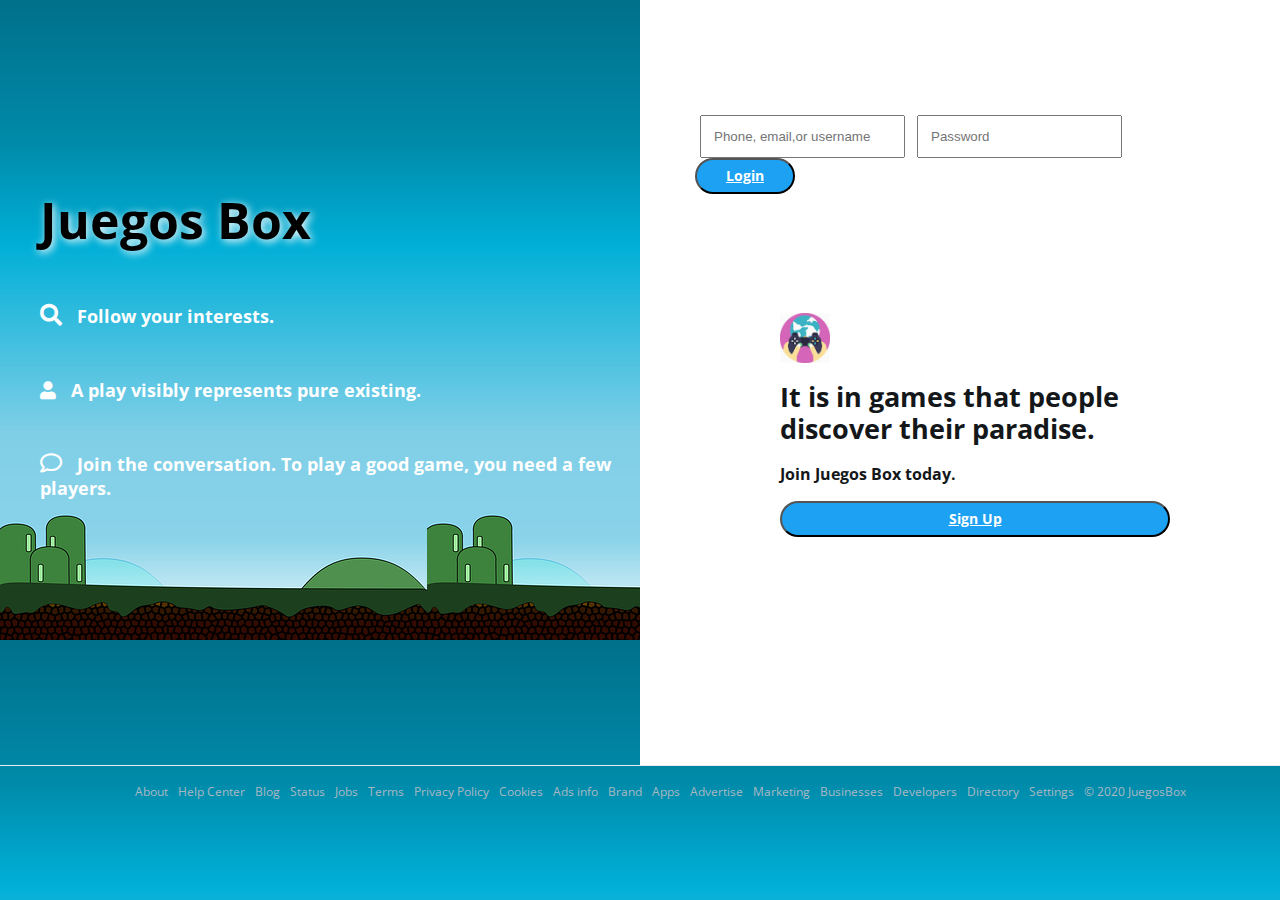
<file: index.html>
<html >
    <head>
        <meta  charset="UTF-8">
        <meta http-equiv="X-UA-Compatible" content="ie=edge">
        <meta name="viewport" content="width=device-width, initial-scale=1.0">
        <title>JuegosBox</title>
        <link rel="stylesheet" href="app.css">
        <link rel="stylesheet" href="https://fonts.googleapis.com/css?family=Open+Sans:400,700">
        <link rel="stylesheet" href="https://use.fontawesome.com/releases/v5.0.7/css/all.css">
        <link rel="shortcut icon" href="icon1.jpg" type="image/x-icon">

    </head>
    <style>
        .fixed-nav {
        overflow: hidden;
        position: fixed;
        top: 0;
        width: 100%;
        z-index: 1;
        background-color: #1da1f2;
        }
  
        .padding-top-form {
          padding-top: 1rem;
        }
        .modal ,.modal2{
    display: none;
    position: fixed;
    z-index: 1;
    left: 0;
    top: 0;
    width: 100%;
    height: 100%;
    overflow: auto;
    background-color: rgb(0,0,0);
    background-color: rgba(0,0,0,0.4);
    -webkit-animation-name: fadeIn;
    -webkit-animation-duration: 0.4s;
    animation-name: fadeIn;
    animation-duration: 0.4s
  }
  
  .modal-content ,.modal-content2{
    position: fixed;
    bottom: 0;
    background-color: #fefefe;
    width: 100%;
    
    -webkit-animation-name: slideIn;
    -webkit-animation-duration: 0.4s;
    animation-name: slideIn;
    animation-duration: 0.4s
    
  }
  
  .close,.close2 {
    color: white;
    float: right;
    font-size: 28px;
    font-weight: bold;
  }
  
  .close:hover,
  .close:focus,.close2:hover,
  .close2:focus {
    color: #000;
    text-decoration: none;
    cursor: pointer;
  }
  
  .modal-header,.modal-header2 {
    padding: 2px 16px;
    background-color:#1da1f2;
    color: white;
    
  }
  
  .modal-body,.modal-body2 {
    
    padding: 2px 16px;}
  
  @-webkit-keyframes slideIn {
    from {bottom: -300px; opacity: 0}
    to {bottom: 0; opacity: 1}
  }
  
  @keyframes slideIn {
    from {bottom: -300px; opacity: 0}
    to {bottom: 0; opacity: 1}
  }
  
  @-webkit-keyframes fadeIn {
    from {opacity: 0}
    to {opacity: 1}
  }
  
  @keyframes fadeIn {
    from {opacity: 0}
    to {opacity: 1}
  }
      </style>
    <body >
       <div class="container">
           <div class="left-box">
               
                <ul>
                    <h1 style="margin-top: -5%;color:black;text-shadow: 2px 2px 8px #fff;font-size:50px">  Juegos Box</h1>
                    <li>
               
                        <i class="fas fa-search icon"></i>
                        Follow your interests. 
                    </li>
                    <li>
                        <i class="fas fa-user"></i>&nbsp;&nbsp;
                        A play visibly represents pure existing.
                    </li>
                    <li>
                        <i class="far fa-comment icon"></i>
                        Join the conversation. To play a good game, you need a few players.
                    </li>
                </ul>
           </div>
           <div class="right-box">
               
                <div class="card">
                    <form style="margin-top: -100px;" >
                        <input type="text" placeholder="Phone, email,or username" style="padding: 12px;">&nbsp;&nbsp;
                        <input type="password" placeholder="Password" style="padding: 12px;">&nbsp;&nbsp;
                        <!-- <input type="button" id="bt"
                         value="Log in" > -->
                         <button type="button" name="button" class="col s12  btn primary block" id="myBtn" style="width: 100;margin-left: -5;" >
                            <a style="color:white" href="index1.html" data-target="xyz" >Login</a></button>
                         <!-- <button class="btn primary block"  style="width: 100;margin-left: -5;" onclick="document.getElementById('id01').style.display='block'">Log In</button> -->
                         
                    </form>
                    <br><br><br><br><br>
                    
                    <div class="head" >
                        
                        <!-- <i class="fab fa-twitter logo-icon" style="margin-left: 5rem;"></i> -->
                        <img src="icon1.jpg" width="50" style="margin-left: 5rem;">
                        
                    </div>
                    <h1 style="margin-left: 5rem;">It is in games that people <br/>discover their paradise.</h1>
                    <p style="margin-left: 5rem;">Join Juegos Box today.</p>
                    
                    <!-- <button class="btn primary block">Sign Up</button> -->
                    
                        
                          
                            <button type="button" name="button" class="col s12  btn primary block" id="myBtn2" >
                        <a style="color:white" href="#" data-target="organList">Sign Up</a></button>
                     
                    
                        
                </div>
           </div>
           <div class="bottom-box">
                <ul>
                    <li>
                        <a href="#">About</a>
                    </li>
                    <li>
                        <a href="#">Help Center</a>
                    </li>
                    <li>
                        <a href="#">Blog</a>
                    </li>
                    <li>
                        <a href="#">Status</a>
                    </li>
                    <li>
                        <a href="#">Jobs</a>
                    </li>
                    <li>
                        <a href="#">Terms</a>
                    </li>
                    <li>
                        <a href="#">Privacy Policy</a>
                    </li>
                    <li>
                        <a href="#">Cookies</a>
                    </li>
                    <li>
                        <a href="#">Ads info</a>
                    </li>
                    <li>
                        <a href="#">Brand</a>
                    </li>
                    <li>
                        <a href="#">Apps</a>
                    </li>
                    <li>
                        <a href="#">Advertise</a>
                    </li>
                    <li>
                        <a href="#">Marketing</a>
                    </li>
                    <li>
                        <a href="#">Businesses</a>
                    </li>
                    <li>
                        <a href="#">Developers</a>
                    </li>
                    <li>
                        <a href="#">Directory</a>
                    </li>
                    <li>
                        <a href="#">Settings</a>
                    </li>
                    <li>
                        <a href="#">&copy; 2020 JuegosBox</a>
                    </li>
                </ul>
           </div>
       </div> 
       
       <div id="myModal" class="modal">

        <div class="modal-content">
          <div class="modal-header">
            <span class="close">&times;</span>
            <h3 align="center">LOGIN</h3>
          </div>
          <div class="modal-body" style="padding-bottom: 40px;" >
            <form style="width: 300px;margin: 0 auto; " action="index1.html" method="get">
                <table>
                 
                 <tr>
                  <td style="font-size: 20px;">Email :</td> <td><input type="text" name="email" placeholder="enter username/email"></td><br>
                 </tr>
                 
                 <tr>
                  <td style="font-size: 20px;">Password :</td> <td><input type="password" name="pwd" placeholder="enter password"></td><br>
                 </tr>
                 
                  <td><input type="submit" value="Submit" style="margin-left: 90%;"> </td>
                 </tr>
                </table>
               </form>
      
          </div>
      
        </div>
      
      </div>
      <div id="myModal2" class="modal2">

        <div class="modal-content2">
          <div class="modal-header2">
            <span class="close2">&times;</span>
            <h3 align="center">SIGN UP</h3>
          </div>
          <div class="modal-body2" style="padding-bottom: 40px;">
            <form style="width: 500px; margin: 0 auto;">
                <table>
                 <tr>
                  <td style="font-size: 20px;">Name :</td> <td><input type="text" name="name" placeholder="enter name" value="enter name"></td><br>
                 </tr>
                 <tr>
                  <td style="font-size: 20px;">Email :</td> <td><input type="text" name="email" placeholder="enter email" value="enter email"></td><br>
                 </tr>
                 <tr>
                  <td style="font-size: 20px;">Password :</td> <td><input type="password" name="pwd" placeholder="enter password"></td><br>
                 </tr>
                 <tr>
                  <td style="font-size: 20px;">Confirm Password :</td> <td><input type="password" name="cpwd" placeholder="re-enter password"><br>
                 </tr>
                 
                 <tr>
                     
                  <td><input type="submit" value="Submit" style="margin-left: 90%;"></td>
                 </tr>
                </table>
               </form>
      
          </div>
      
        </div>
      
      </div>
      
      </script>
          <script>
      var modal = document.getElementById("myModal");
      
      var btn = document.getElementById("myBtn");
      
      var span = document.getElementsByClassName("close")[0];
      btn.onclick = function() {
        modal.style.display = "block";
      }
      
      span.onclick = function() {
        modal.style.display = "none";
      }
      
      window.onclick = function(event) {
        if (event.target == modal) {
          modal.style.display = "none";
        }
      }
      </script>
      <script>
        var modal2 = document.getElementById("myModal2");
        
        var btn2 = document.getElementById("myBtn2");
        
        var span2 = document.getElementsByClassName("close2")[0];
        
        btn2.onclick = function() {
        modal2.style.display = "block";
        }
        
        span2.onclick = function() {
        modal2.style.display = "none";
        }
        
        window.onclick = function(event) {
        if (event.target == modal2) {
        modal2.style.display = "none";
        }
        }
        </script>
    </body>
</html>
</file>
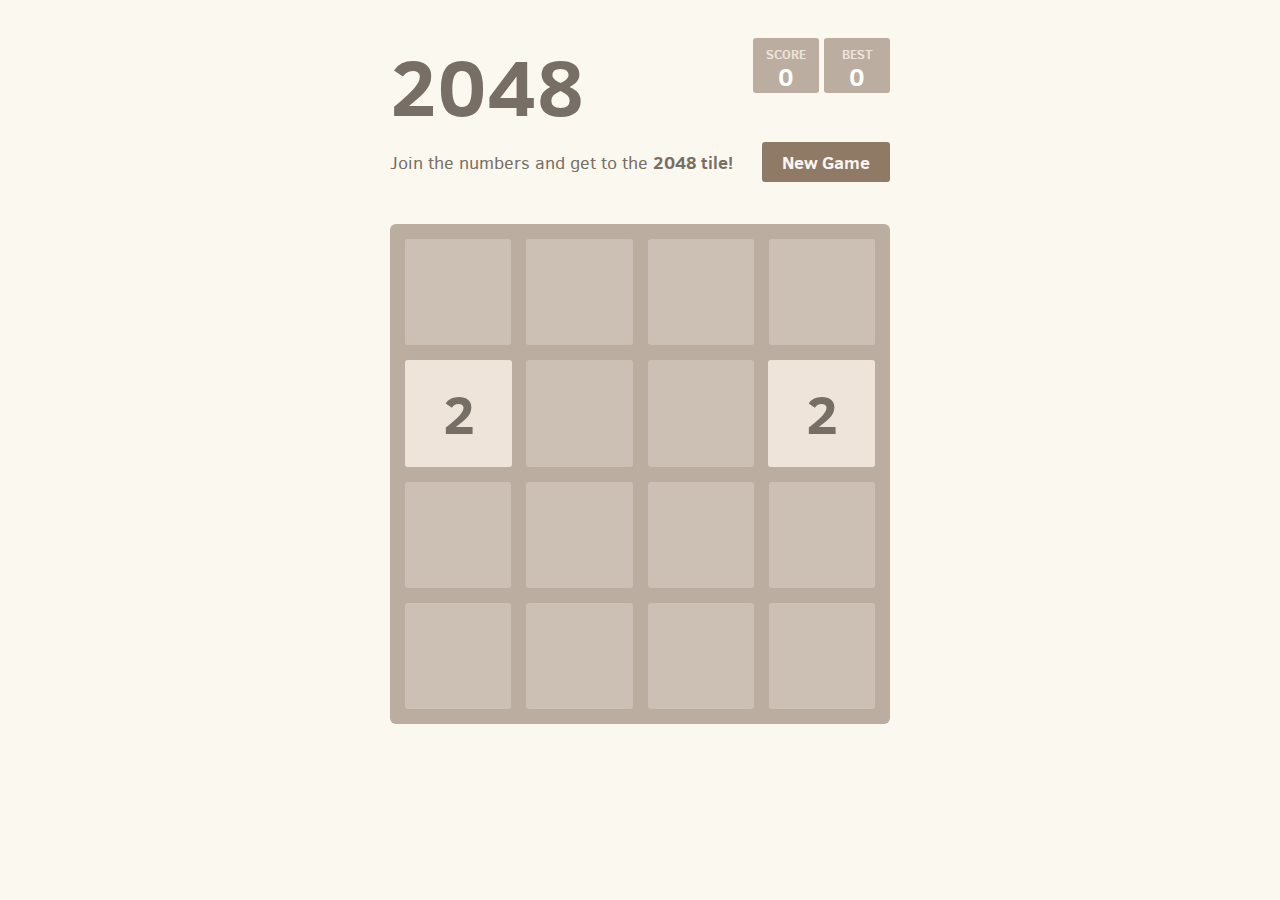
<file: 2048/index.html>
<!DOCTYPE html>
<html>
<head>
  <meta charset="utf-8">
  <title>2048</title>

  <link href="style/main.css" rel="stylesheet" type="text/css">
  <link rel="shortcut icon" href="favicon.ico">
  <link rel="apple-touch-icon" href="meta/apple-touch-icon.png">
  <link rel="apple-touch-startup-image" href="meta/apple-touch-startup-image-640x1096.png" media="(device-width: 320px) and (device-height: 568px) and (-webkit-device-pixel-ratio: 2)"> <!-- iPhone 5+ -->
  <link rel="apple-touch-startup-image" href="meta/apple-touch-startup-image-640x920.png"  media="(device-width: 320px) and (device-height: 480px) and (-webkit-device-pixel-ratio: 2)"> <!-- iPhone, retina -->
  <meta name="apple-mobile-web-app-capable" content="yes">
  <meta name="apple-mobile-web-app-status-bar-style" content="black">

  <meta name="HandheldFriendly" content="True">
  <meta name="MobileOptimized" content="320">
  <meta name="viewport" content="width=device-width, target-densitydpi=160dpi, initial-scale=1.0, maximum-scale=1, user-scalable=no, minimal-ui">
</head>
<body>
  <div class="container">
    <div class="heading">
      <h1 class="title">2048</h1>
      <div class="scores-container">
        <div class="score-container">0</div>
        <div class="best-container">0</div>
      </div>
    </div>

    <div class="above-game">
      <p class="game-intro">Join the numbers and get to the <strong>2048 tile!</strong></p>
      <a class="restart-button">New Game</a>
    </div>

    <div class="game-container">
      <div class="game-message">
        <p></p>
        <div class="lower">
	        <a class="keep-playing-button">Keep going</a>
          <a class="retry-button">Try again</a>
        </div>
      </div>

      <div class="grid-container">
        <div class="grid-row">
          <div class="grid-cell"></div>
          <div class="grid-cell"></div>
          <div class="grid-cell"></div>
          <div class="grid-cell"></div>
        </div>
        <div class="grid-row">
          <div class="grid-cell"></div>
          <div class="grid-cell"></div>
          <div class="grid-cell"></div>
          <div class="grid-cell"></div>
        </div>
        <div class="grid-row">
          <div class="grid-cell"></div>
          <div class="grid-cell"></div>
          <div class="grid-cell"></div>
          <div class="grid-cell"></div>
        </div>
        <div class="grid-row">
          <div class="grid-cell"></div>
          <div class="grid-cell"></div>
          <div class="grid-cell"></div>
          <div class="grid-cell"></div>
        </div>
      </div>

      <div class="tile-container">

      </div>
    </div>

    
  </div>

  <script src="js/bind_polyfill.js"></script>
  <script src="js/classlist_polyfill.js"></script>
  <script src="js/animframe_polyfill.js"></script>
  <script src="js/keyboard_input_manager.js"></script>
  <script src="js/html_actuator.js"></script>
  <script src="js/grid.js"></script>
  <script src="js/tile.js"></script>
  <script src="js/local_storage_manager.js"></script>
  <script src="js/game_manager.js"></script>
  <script src="js/application.js"></script>
</body>
</html>
</file>
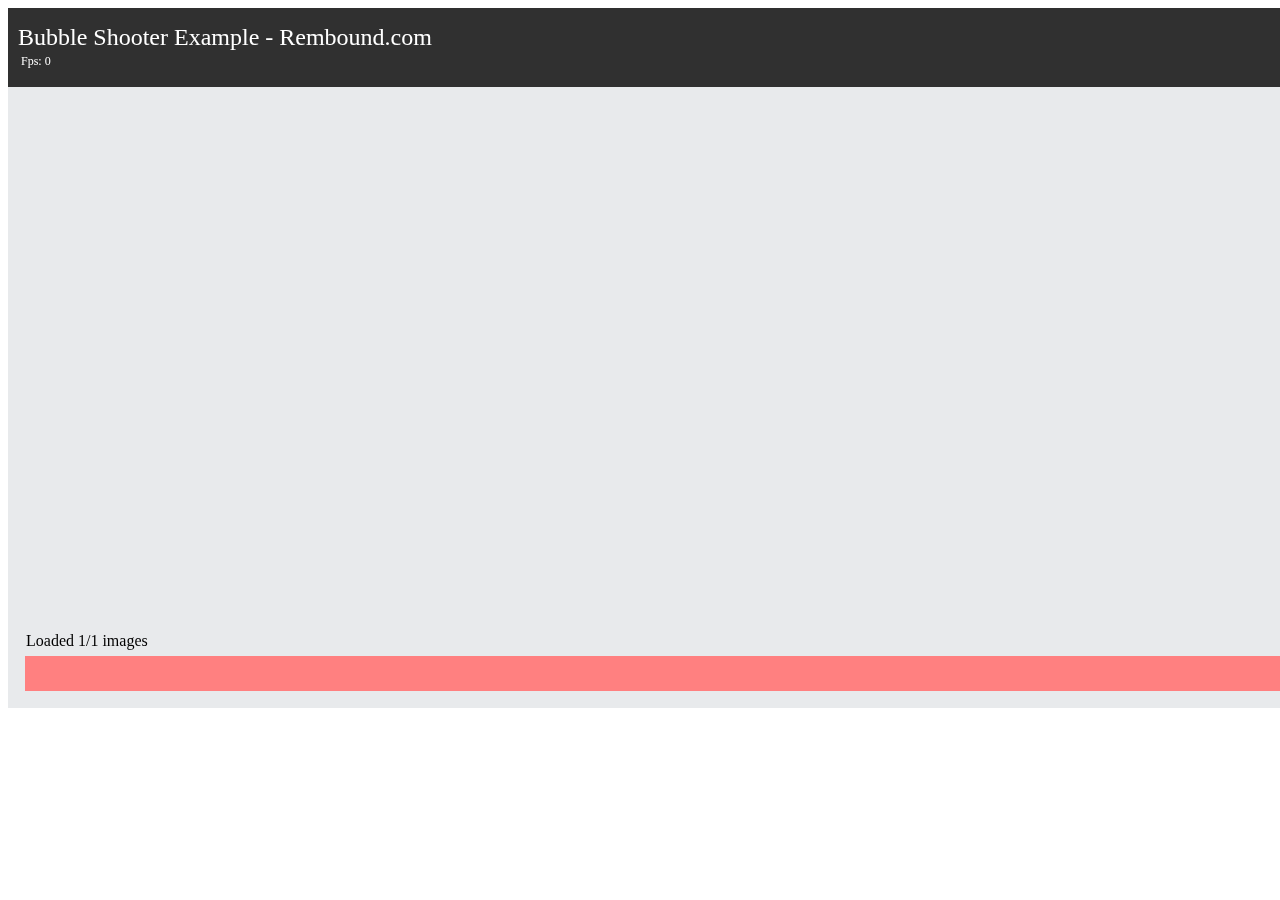
<file: Bubbles/index.html>
<!DOCTYPE html>
<html>
<head>
<meta charset="UTF-8">
<title>Rembound.com Example</title>
<script type='text/javascript' src='bubble-shooter-example.js'></script>
</head>

<body>

<canvas id="viewport" width=1520 height=700></canvas></div>
</body>

</html>
</file>
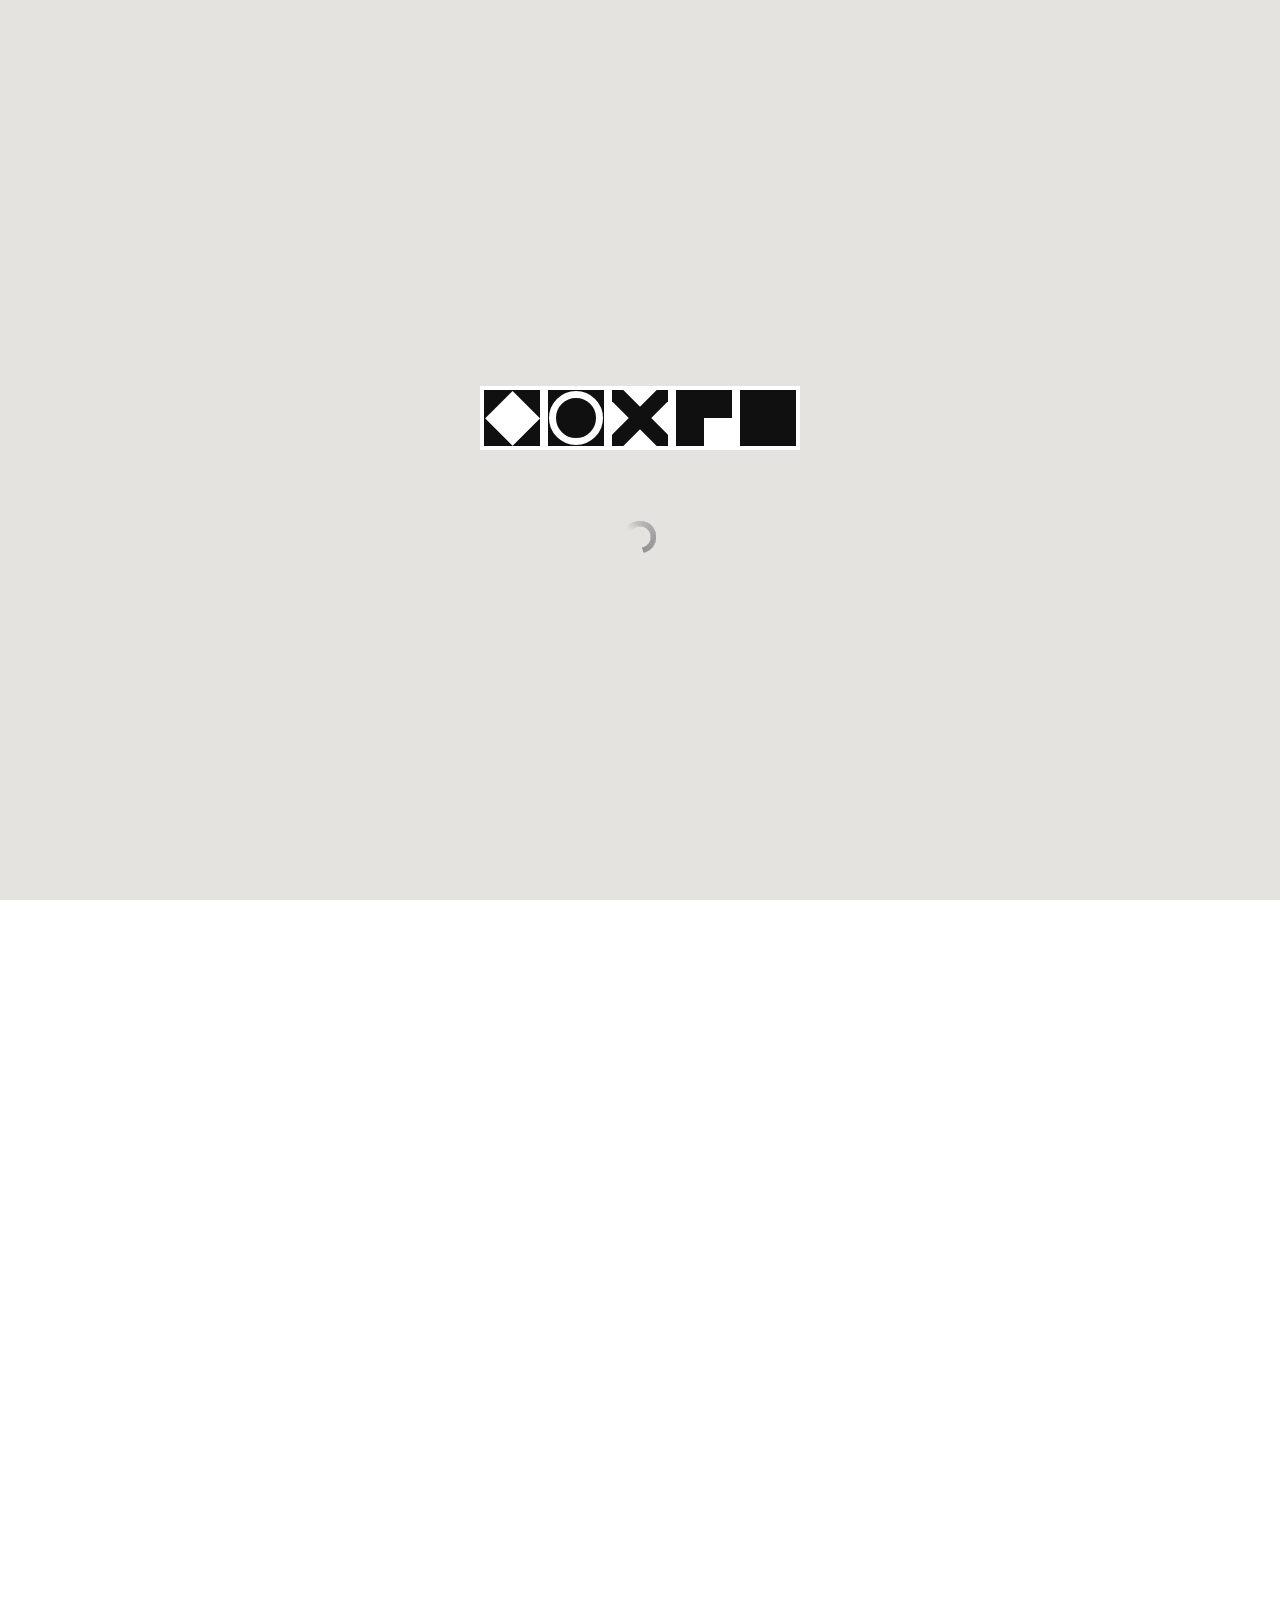
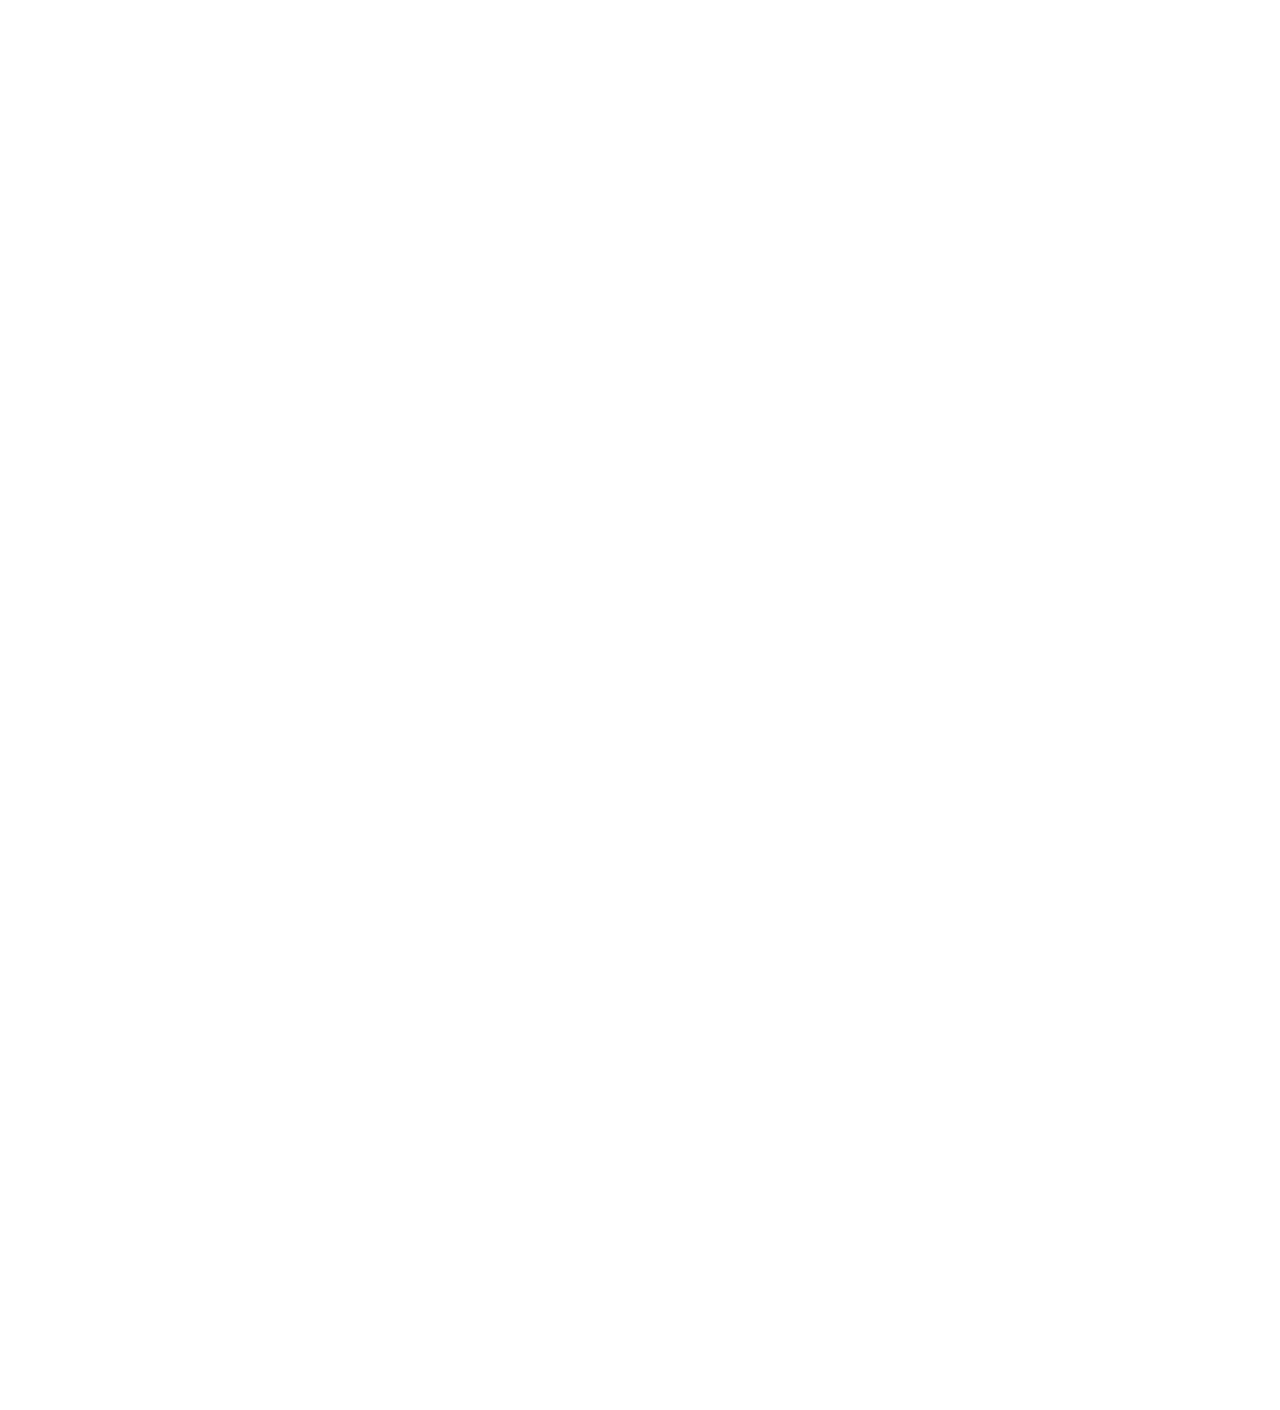
<file: chess/index.html>
<!doctype html>
<html lang="en">
  <head>
    <meta charset="utf-8">
    <meta http-equiv="X-UA-Compatible" content="IE=Edge;chrome=1" >
    <meta name="viewport" content="width=device-width, initial-scale=1.0, user-scalable = no">
    <meta name="apple-mobile-web-app-capable" content="yes">
    <meta name="apple-mobile-web-app-status-bar-style" content="black" />
    <title>Chess</title>
    <link rel="apple-touch-icon" href="img/apple-touch-icon.png">
    <link rel="stylesheet" type="text/css" media="screen" href="css/styles.css">
    <script src="js/prefixfree.min.js"></script>
  </head>
  <body>
    <div id="app" class="loading" data-theme="classic" data-frame="off" data-menu="main">
      <div id="logo">
        <div class="symbol"><div></div><div></div><div></div><div></div><div></div><div></div></div>
        <div class="symbol"><div></div><div></div><div></div><div></div><div></div><div></div></div>
        <div class="symbol"><div></div><div></div><div></div><div></div><div></div><div></div></div>
        <div class="symbol"><div></div><div></div><div></div><div></div><div></div><div></div></div>
        <div class="symbol"><div></div><div></div><div></div><div></div><div></div><div></div></div>
      </div>
      <div id="overlay"></div>
      <div id="menu" class="main">
        <img id ="logoimg" src="img/logo.png" alt="3d chess set" />
        <section id="panes">
          <section id="themes" class="pane">
            <div id="themes-box">
              <div class="set-theme" data-theme="classic"><div class="cube"></div></div>
              <div class="set-theme" data-theme="marble"><div class="cube"></div></div>
              <div class="set-theme" data-theme="flat"><div class="cube"></div></div>
              <div class="set-theme" data-theme="wireframe"><div class="cube"></div></div>
            </div>
            <input type="checkbox" id="frame-switch" onchange="toggleFrame(this)"/>
            <label for="frame-switch" class="btn white switch">Border</label>
            <button type="button" class="btn menu-nav" data-menu="main">Back</button>
          </section>
          <section id="main" class="pane">
            <h1>3D chess</h1>
            <button type="button" class="btn white menu-nav" data-menu="themes">Themes
            <button type="button" id="continue" class="btn">Play
            <button type="button" class="btn white menu-nav" data-menu="about">About
          </section>
          <section id="about" class="pane">
            <h1>About</h1>
           
            <h2>Libraries</h2>
            <p>Lighting effect : <a href="http://photon.attasi.com" target="_blank">Photon</a><br>
              Moves and validation : <a href="#" target="_blank">Chess.js</a></p>
            <button type="button" class="btn menu-nav" data-menu="main">Back</button>
          </section>
        </div>
      <div id="top-bar">
        <button type="button" class="btn icon" data-state="inactive" id="undo"></button>
        <p id="log"></p>
        <button type="button" class="btn icon" id="open-menu"></button>
      </div>
      <div id="container">
        <div id="scene">
          <div id="table">
          <div id="b-jail" class="jail"></div>
          <div id="frame"></div>
        <table id="board">
          <thead>
            <tr>
              <th></th>
              <th><span>a</span></th>
              <th><span>b</span></th>
              <th><span>c</span></th>
              <th><span>d</span></th>
              <th><span>e</span></th>
              <th><span>f</span></th>
              <th><span>g</span></th>
              <th><span>h</span></th>
              <th></th>
            </tr>
          </thead>
          <tbody>
            <tr>
              <th><span>8</span></th>
              <td id="a8" class="square"></td>
              <td id="b8" class="square"></td>
              <td id="c8" class="square"></td>
              <td id="d8" class="square"></td>
              <td id="e8" class="square"></td>
              <td id="f8" class="square"></td>
              <td id="g8" class="square"></td>
              <td id="h8" class="square"></td>
              <th><span>8</span></th>
            </tr>
            <tr>
              <th><span>7</span></th>
              <td id="a7" class="square"></td>
              <td id="b7" class="square"></td>
              <td id="c7" class="square"></td>
              <td id="d7" class="square"></td>
              <td id="e7" class="square"></td>
              <td id="f7" class="square"></td>
              <td id="g7" class="square"></td>
              <td id="h7" class="square"></td>
              <th><span>7</span></th>
            </tr>
            <tr>
              <th><span>6</span></th>
              <td id="a6" class="square"></td>
              <td id="b6" class="square"></td>
              <td id="c6" class="square"></td>
              <td id="d6" class="square"></td>
              <td id="e6" class="square"></td>
              <td id="f6" class="square"></td>
              <td id="g6" class="square"></td>
              <td id="h6" class="square"></td>
              <th><span>6</span></th>
            </tr>
            <tr>
              <th><span>5</span></th>
              <td id="a5" class="square"></td>
              <td id="b5" class="square"></td>
              <td id="c5" class="square"></td>
              <td id="d5" class="square"></td>
              <td id="e5" class="square"></td>
              <td id="f5" class="square"></td>
              <td id="g5" class="square"></td>
              <td id="h5" class="square"></td>
              <th><span>5</span></th>
            </tr>
            <tr>
              <th><span>4</span></th>
              <td id="a4" class="square"></td>
              <td id="b4" class="square"></td>
              <td id="c4" class="square"></td>
              <td id="d4" class="square"></td>
              <td id="e4" class="square"></td>
              <td id="f4" class="square"></td>
              <td id="g4" class="square"></td>
              <td id="h4" class="square"></td>
              <th><span>4</span></th>
            </tr>
            <tr>
              <th><span>3</span></th>
              <td id="a3" class="square"></td>
              <td id="b3" class="square"></td>
              <td id="c3" class="square"></td>
              <td id="d3" class="square"></td>
              <td id="e3" class="square"></td>
              <td id="f3" class="square"></td>
              <td id="g3" class="square"></td>
              <td id="h3" class="square"></td>
              <th><span>3</span></th>
            </tr>
            <tr>
              <th><span>2</span></th>
              <td id="a2" class="square"></td>
              <td id="b2" class="square"></td>
              <td id="c2" class="square"></td>
              <td id="d2" class="square"></td>
              <td id="e2" class="square"></td>
              <td id="f2" class="square"></td>
              <td id="g2" class="square"></td>
              <td id="h2" class="square"></td>
              <th><span>2</span></th>
            </tr>
            <tr>
              <th><span>1</span></th>
              <td id="a1" class="square"></td>
              <td id="b1" class="square"></td>
              <td id="c1" class="square"></td>
              <td id="d1" class="square"></td>
              <td id="e1" class="square"></td>
              <td id="f1" class="square"></td>
              <td id="g1" class="square"></td>
              <td id="h1" class="square"></td>
              <th><span>1</span></th>
            </div>
          </tbody>
          <tfoot>
            <tr>
              <th></th>
              <th><span>a</span></th>
              <th><span>b</span></th>
              <th><span>c</span></th>
              <th><span>d</span></th>
              <th><span>e</span></th>
              <th><span>f</span></th>
              <th><span>g</span></th>
              <th><span>h</span></th>
              <th></th>
            </tr>
          </tfoot>
        </table>
          <div id="w-jail" class="jail"></div>
        </div>
        <div id="pieces">
          <div id="p" class="piece pawn">
            <div class="poly-group">
              <div class="poly small-cube">
                <div class="ft face"></div>
                <div class="bk face"></div>
                <div class="rt face"></div>
                <div class="lt face"></div>
                <div class="tp face"></div>
              </div>
            </div>
          </div>
          <div id="r" class="piece rook">
            <div class="poly-group">
              <div class="poly big-cube">
                <div class="ft face"></div>
                <div class="bk face"></div>
                <div class="rt face"></div>
                <div class="lt face"></div>
                <div class="tp face"></div>
              </div>
            </div>
          </div>
          <div id="n" class="piece knight">
            <div class="poly-group bottom">
              <div class="poly a">
                <div class="bk face"></div>
                <div class="rt face"></div>
                <div class="lt face"></div>
              </div>
              <div class="poly b">
                <div class="ft face"></div>
                <div class="tp face"></div>
              </div>
              <div class="poly c">
                <div class="bk face"></div>
                <div class="rt face"></div>
                <div class="lt face"></div>
              </div>
            </div>
            <div class="poly-group top">
              <div class="poly a">
                <div class="bk face"></div>
                <div class="rt face"></div>
                <div class="lt face"></div>
                <div class="tp face"></div>
              </div>
              <div class="poly b">
                <div class="ft face"></div>
                <div class="tp face"></div>
              </div>
              <div class="poly c">
                <div class="bk face"></div>
                <div class="rt face"></div>
                <div class="lt face"></div>
              </div>
            </div>
          </div>
          <div id="b" class="piece bishop">
            <div class="poly-group rectangle a">
              <div class="poly">
                <div class="rt face"></div>
                <div class="lt face"></div>
                <div class="tp face"></div>
              </div>
            </div>
            <div class="poly-group rectangle b">
              <div class="poly">
                <div class="rt face"></div>
                <div class="lt face"></div>
                <div class="tp face"></div>
              </div>
            </div>
            <div class="poly-group rectangle b prim">
              <div class="poly">
                <div class="rt face"></div>
                <div class="lt face"></div>
                <div class="tp face"></div>
              </div>
            </div>
            <div class="poly-group corners a">
              <div class="poly big-cube">
                <div class="ft face"></div>
                <div class="bk face"></div>
                <div class="rt face"></div>
                <div class="lt face"></div>
              </div>
            </div>
            <div class="poly-group corners b">
              <div class="poly big-cube">
                <div class="ft face"></div>
                <div class="bk face"></div>
                <div class="rt face"></div>
                <div class="lt face"></div>
              </div>
            </div>
          </div>
          <div id="q" class="piece queen">
            <div class="poly-group bottom">
              <div class="poly big-cube">
                <div class="ft face"></div>
                <div class="bk face"></div>
                <div class="rt face"></div>
                <div class="lt face"></div>
                <div class="tp face"></div>
              </div>
            </div>
            <div class="poly-group top">
              <div class="poly">
                <div class="sphere"></div>
              </div>
            </div>
          </div>
          <div id="k" class="piece king">
            <div class="poly-group bottom">
              <div class="poly big-cube">
                <div class="ft face"></div>
                <div class="bk face"></div>
                <div class="rt face"></div>
                <div class="lt face"></div>
                <div class="tp face"></div>
              </div>
            </div>
            <div class="poly-group top">
              <div class="poly small-cube">
                <div class="ft face"></div>
                <div class="bk face"></div>
                <div class="rt face"></div>
                <div class="lt face"></div>
                <div class="tp face"></div>
              </div>
            </div>
          </div>
          </div>
        </div>
        <div id="promotion"></div>
      </div>
    </div>
    <script src="js/scripts.min.js"></script>
  </body>
</html>
</file>
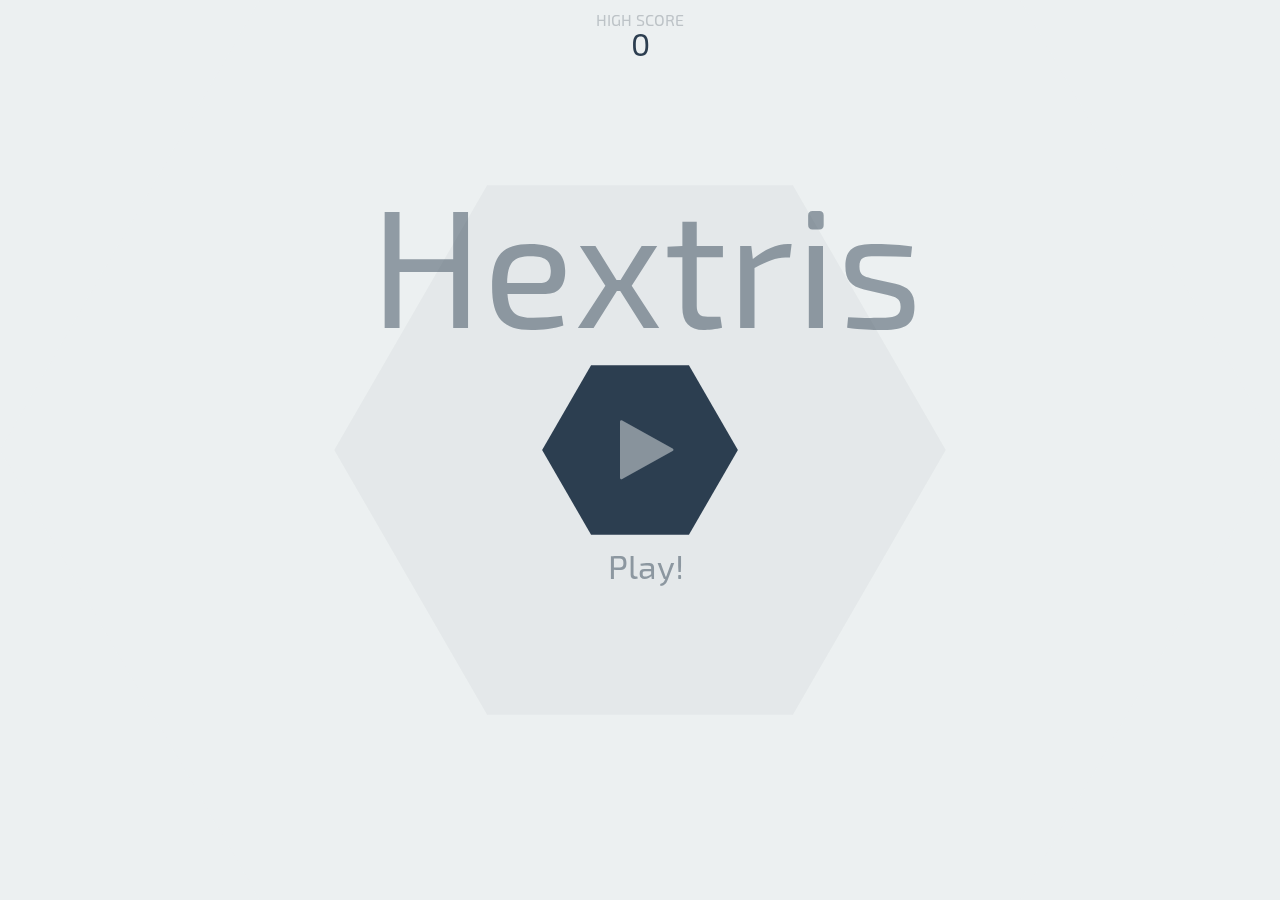
<file: hextris/index.html>
<!DOCTYPE html>
<html lang='en'>
	<head>
		<title>Hextris</title>
		<meta name="viewport" content="width=device-width, initial-scale=1, maximum-scale=1, user-scalable=0, minimal-ui"/>
		<link rel="icon" type="image/png" href="favicon.ico">
		<link href='http://fonts.googleapis.com/css?family=Exo+2' rel='stylesheet' type='text/css'>
		<link rel="stylesheet" href="style/fa/css/font-awesome.min.css">
		<link rel="stylesheet" type="text/css" href="style/style.css">
		<script type='text/javascript' src="vendor/hammer.min.js"></script>
		<script type='text/javascript' src="vendor/js.cookie.js"></script>
		<script type='text/javascript' src="vendor/jsonfn.min.js"></script>
		<script type='text/javascript' src="vendor/keypress.min.js"></script>
		<script type='text/javascript' src="vendor/jquery.js"></script>
		<script type='text/javascript' src="js/save-state.js"></script>
		<script type='text/javascript' src="js/view.js"></script>
		<script type='text/javascript' src="js/wavegen.js"></script>
		<script type='text/javascript' src="js/math.js"></script>
		<script type='text/javascript' src="js/Block.js"></script>
		<script type='text/javascript' src="js/Hex.js"></script>
		<script type='text/javascript' src="js/Text.js"></script>
		<script type='text/javascript' src="js/comboTimer.js"></script>
		<script type='text/javascript' src="js/checking.js"></script>
		<script type='text/javascript' src='js/update.js'></script>
		<script type='text/javascript' src='js/render.js'></script>
		<script type='text/javascript' src="js/input.js"></script>
		<script type='text/javascript' src="js/main.js"></script>
		<script type='text/javascript' src="js/initialization.js"></script>
		<script type='text/javascript' async src="https://hextris.io/scripts/a.js"></script>
		<script src="vendor/sweet-alert.min.js"></script>
		<link rel="stylesheet" href="style/rrssb.css"/>
	</head>
	<body>
		<canvas id="canvas"></canvas>
		<div id="overlay" class="faded overlay"></div>
		<div id='startBtn' ></div>
		<div id="helpScreen" class='unselectable'>
			<div id='inst_main_body'></div>
		</div>
		<div class="faded overlay"></div>
		<img id="pauseBtn" src="./images/btn_pause.svg"/>
		<img id='restartBtn' src="./images/btn_restart.svg"/>
		<div id='HIGHSCORE'>HIGH SCORE</div>
		<script> (function(i,s,o,g,r,a,m){i['GoogleAnalyticsObject']=r;i[r]=i[r]||function(){ (i[r].q=i[r].q||[]).push(arguments)},i[r].l=1*new Date();a=s.createElement(o), m=s.getElementsByTagName(o)[0];a.async=1;a.src=g;m.parentNode.insertBefore(a,m) })(window,document,'script','//www.google-analytics.com/analytics.js','ga'); ga('create', 'UA-51272720-2', 'auto'); ga('send', 'pageview');
		</script>
		<div id='highScoreInGameText'>
			<div id='highScoreInGameTextHeader'>HIGH SCORE</div><div id='currentHighScore'>10292</div>
		</div>
		<div id="gameoverscreen">
			<div id='container'>
				<div id='gameOverBox' class='GOTitle'>GAME OVER</div>
				<div id='cScore'>1843</div>
				<div id='highScoresTitle' class='GOTitle'>HIGH SCORES</div>
				<div class='score'><span class='scoreNum'>1.</span> <div id="1place" style="display:inline;">0</div></div>
				<div class='score'><span class='scoreNum'>2.</span> <div id="2place" style="display:inline;">0</div></div>
				<div class='score'><span class='scoreNum'>3.</span> <div id="3place" style="display:inline;">0</div></div>
			</div>
			<div id='bottomContainer'>
				<img id='restart' src='./images/btn_restart.svg' height='57px'>
				
				<div id='buttonCont'>
					
					<div id='badges'>
					</div>
				</div>
			</div>
		</div>
			
	</body>
</html>
</file>
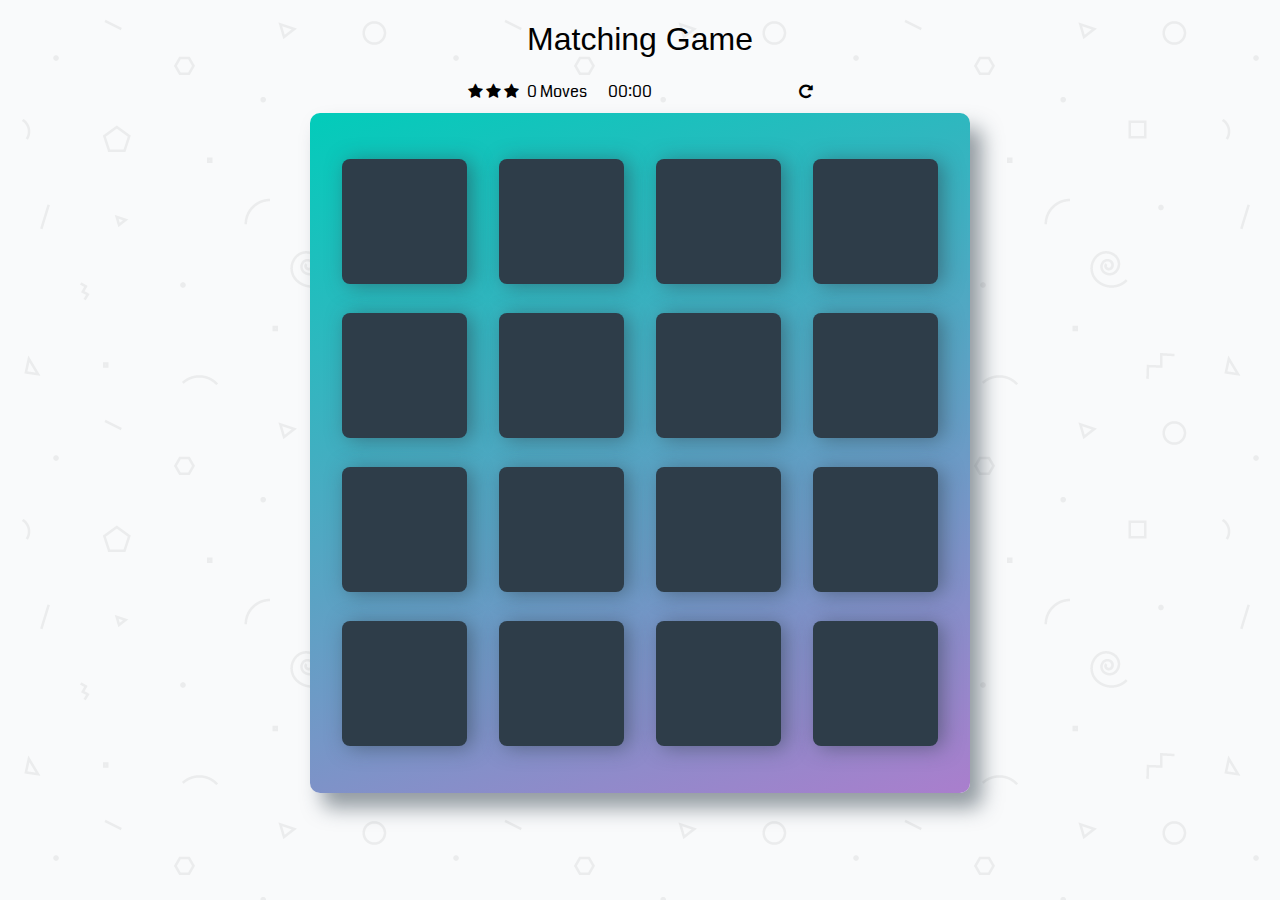
<file: Memory/index.html>
<!doctype html>
<html lang="en">

<head>
  <meta charset="utf-8">
  <title>Matching Game</title>
  <meta name="description" content="">
  <link rel="stylesheet prefetch" href="https://maxcdn.bootstrapcdn.com/font-awesome/4.6.1/css/font-awesome.min.css">
  <link rel="stylesheet prefetch" href="https://fonts.googleapis.com/css?family=Coda">
  <link rel="stylesheet" href="css/app.css">
  <meta name="viewport" content="width=device-width,initial-scale=1">
</head>

<body>

  <div class="container">
    <header>
      <h1>Matching Game</h1>
    </header>

    <section class="score-panel">
      <ul class="stars">
        <li><i class="fa fa-star"></i></li>
        <li><i class="fa fa-star"></i></li>
        <li><i class="fa fa-star"></i></li>
      </ul>

      <span class="moves">0</span> Moves
      <span>&nbsp &nbsp &nbsp
        <span class="Timer">00:00</span>
        <div class="restart" onclick="reset()">
          <i class="fa fa-repeat"></i>
        </div>
    </section>

    <ul class="deck">
      <li class="card">
        <i class="fa fa-diamond"></i>
      </li>
      <li class="card">
        <i class="fa fa-paper-plane-o"></i>
      </li>
      <li class="card">
        <i class="fa fa-anchor"></i>
      </li>
      <li class="card">
        <i class="fa fa-bolt"></i>
      </li>
      <li class="card">
        <i class="fa fa-cube"></i>
      </li>
      <li class="card">
        <i class="fa fa-anchor"></i>
      </li>
      <li class="card">
        <i class="fa fa-leaf"></i>
      </li>
      <li class="card">
        <i class="fa fa-bicycle"></i>
      </li>
      <li class="card">
        <i class="fa fa-diamond"></i>
      </li>
      <li class="card">
        <i class="fa fa-bomb"></i>
      </li>
      <li class="card">
        <i class="fa fa-leaf"></i>
      </li>
      <li class="card">
        <i class="fa fa-bomb"></i>
      </li>
      <li class="card">
        <i class="fa fa-bolt"></i>
      </li>
      <li class="card">
        <i class="fa fa-bicycle"></i>
      </li>
      <li class="card">
        <i class="fa fa-paper-plane-o"></i>
      </li>
      <li class="card">
        <i class="fa fa-cube"></i>
      </li>
    </ul>
  </div>

  <div class="congrats">
    <div class="popup">
      <h2>Congratulations</h2>
      <a class="close" href="#">x</a>
      <div class="message">
        <img src="./img/congobg2.gif" alt="congrats-photo" class="cong">

      </div>
      <div class="message1">
        <p class="text"><b>You completed in</b> <span id="totalMoves"></span><b> moves </b></p>
        <p class="text"><b>Time: </b><span id="totalTime"></span></p>
        <p class="text"><b>Ratting : </b><span id="starRating"></span></p>
      </div>
      <button type="button" name="button" id="PlayAgain" onclick='window.location.reload()'>PlayAgain😊</button>
    </div>
  </div>
  <script src="js/app.js"></script>
</body>

</html>
</file>
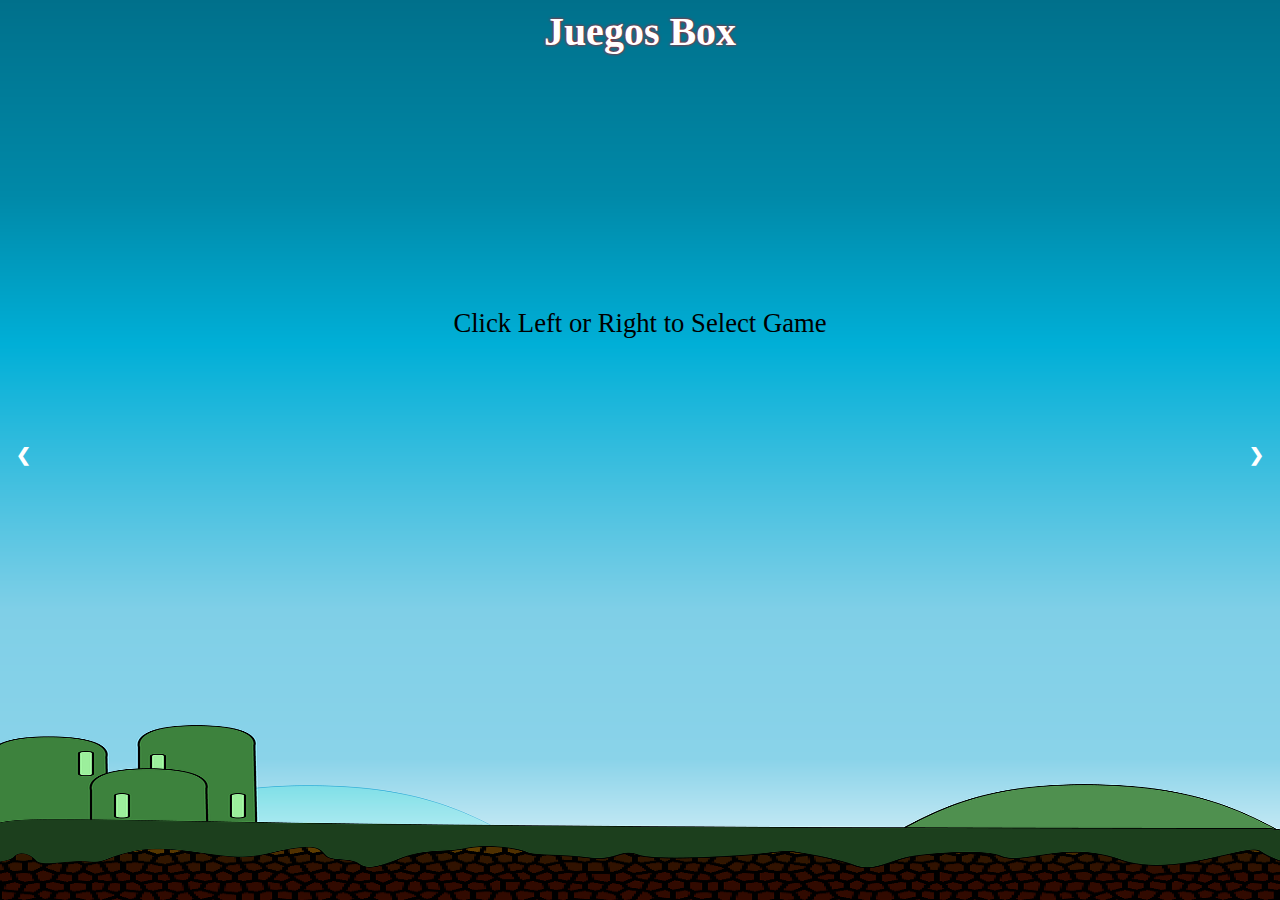
<file: index1.html>
<!DOCTYPE html>
<html lang="en" dir="ltr">
  <head>
    <meta charset="utf-8">
    <link rel="stylesheet" href="app1.css">
    <title>GameGround</title>
  <meta name="description" content="GameGround">
  <meta name="viewport" content="width=device-width,initial-scale=1">
  <link rel="stylesheet" href="https://cdnjs.cloudflare.com/ajax/libs/font-awesome/4.7.0/css/font-awesome.min.css">
  <link rel="manifest" href="manifest.json">
  </head>

<script>
var slideIndex = 1;
showSlides(slideIndex);

// Next/previous controls
function plusSlides(n) {
showSlides(slideIndex += n);
document.querySelector('p').className='p1';
}

// Thumbnail image controls
function currentSlide(n) {
showSlides(slideIndex = n);
}

function showSlides(n) {
var i;
var slides;
slides = document.getElementsByClassName("mySlides");
var dots = document.getElementsByClassName("dot");
if (n > slides.length) {slideIndex = 1}
if (n < 1) {slideIndex = slides.length}
for (i = 0; i < slides.length; i++) {
    slides[i].style.display = "none";
}
for (i = 0; i < dots.length; i++) {
    dots[i].className = dots[i].className.replace(" active", "");
}
slides[slideIndex-1].style.display = "block";
dots[slideIndex-1].className += " active";
}

</script>
  <body>
    <header>
      Juegos Box
    </header>
    <!-- <div class="topdiv">
     <img src="ballbounce.jpg" alt="">
     <img src="memorygame.jpg" alt="">
     <img src="ball2bounce.jpg" alt="">
    </div> -->
    <!-- Full-width images with number and caption text -->
    <p>Click Left or Right to Select Game</p>
    <div class="mySlides c1 fade">

      <img src="./img/typer.jpg" >

      <a style="text-decoration:none;" href="./typer/typer.html" target="_self"> <h1 class="btn" align:center ><i class="fa fa-play"></i> Play Now!</h1></a>

    </div>
    <div class="mySlides c1 fade">

      <img src="./img/arcade.jpg" >

      <a  style="text-decoration:none;" href="./Arcade/index.html" target="_self"><h1 class="btn" align:center ><i class="fa fa-play"></i> Play Now!</h1> </a>

    </div>
    <div class="mySlides c1 fade">

      <img src="./img/2048.jpg" >
      <a  style="text-decoration:none;" href="./2048/index.html" target="_self"><h1 class="btn" align:center ><i class="fa fa-play"></i> Play Now!</h1></a>

    </div>
    <div class="mySlides c1 fade">

      <img src="./img/memory.jpg" >
      <a  style="text-decoration:none;" href="./Memory/index.html" target="_self"><h1 class="btn" align:center ><i class="fa fa-play"></i> Play Now!</h1></a>

    </div>
    <div class="mySlides c1 fade">

      <img src="./img/bubble.jpg" >
      <a  style="text-decoration:none;" href="./Bubbles/index.html" target="_self"><h1 class="btn" align:center ><i class="fa fa-play"></i> Play Now!</h1></a>

    </div>
    <div class="mySlides c1 fade">

      <img src="./img/hextris.jpg" >
      <a  style="text-decoration:none;"href="./hextris/index.html" target="_self"><h1  class="btn" align:center ><i class="fa fa-play"></i> Play Now!</h1></a>
    </div>
    <div class="mySlides c1 fade">

      <img src="./img/chess.jpg" >
      <a  style="text-decoration:none;"href="./chess/index.html" target="_self"><h1 class="btn" align:center ><i class="fa fa-play"></i> Play Now!</h1></a>
    </div>
    <!-- Next and previous buttons -->
    <a class="prev" onclick="plusSlides(-1)">&#10094;</a>
    <a class="next" onclick="plusSlides(1)">&#10095;</a>
  </div>
  <br>

  <!-- The dots/circles -->
  <div style="text-align:center">
    <span class="dot" onclick="currentSlide(1)"></span>
    <span class="dot" onclick="currentSlide(2)"></span>
  <span class="dot" onclick="currentSlide(3)"></span>
  </div>
        </div>

      </div>

    <!-- <div class="bottomdiv">
      <button class="button" type="button" name="button" >Play</button>
    </div> -->
  </body>
</html>
</file>
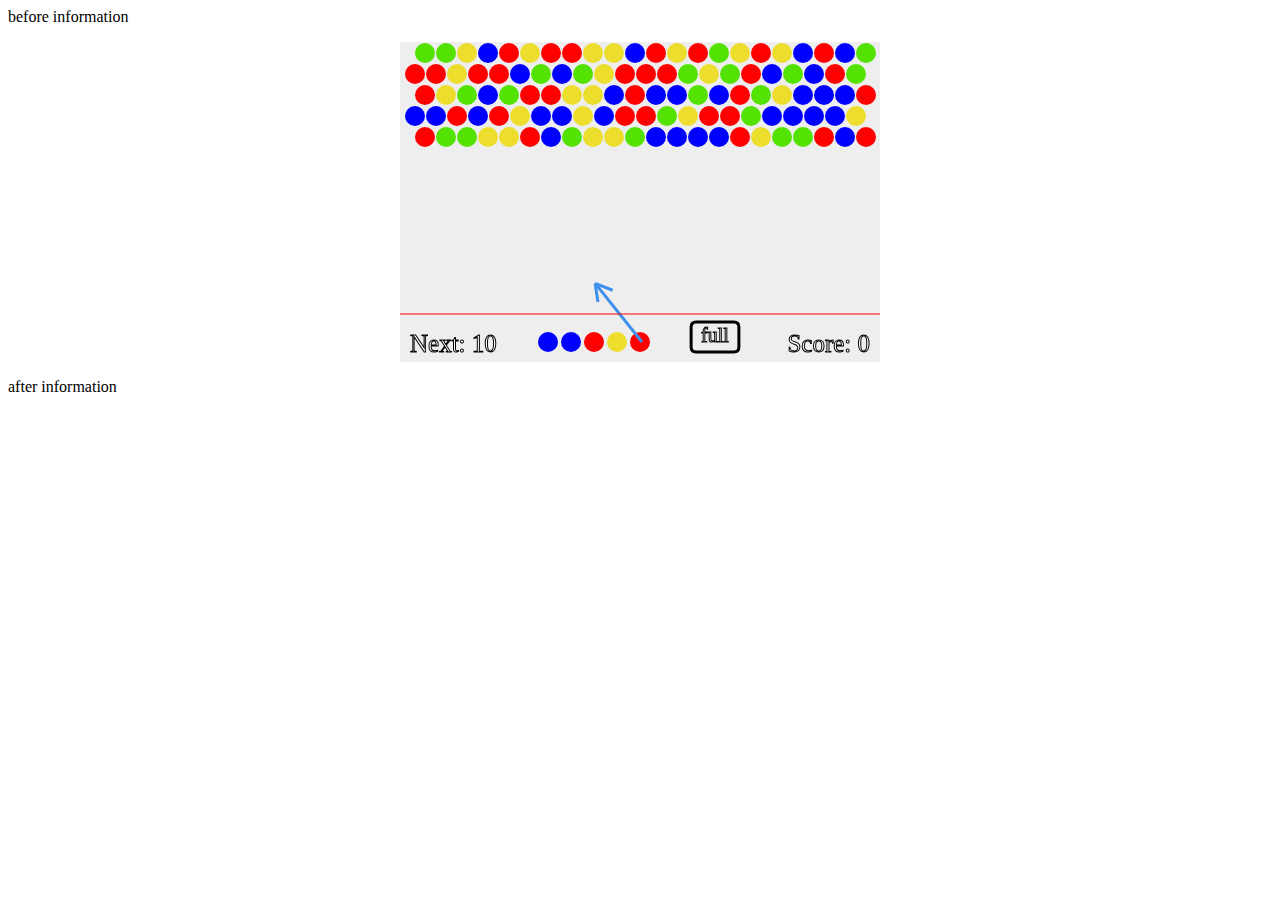
<file: BubbleShooterJS-master/Doc.html>
<!-- Copyright (c) 2017 Nicholas Maltbie
     MIT License

     Doc.html - Example display for game
   -->

<head>
    <title>Bubble Shooter js</title>
    <link rel="stylesheet" type="text/css" href="bubblestyle.css">
</head>
<body>
    <p> before information </p>
    <canvas id="game-canvas" width="480px" height="320"></canvas>
    <script src='grid.js'></script>
    <script src='ball.js'></script>
    <script src='shooter.js'></script>
    <script src='manager.js'></script>
    <script src='bubbles.js'></script>

    <p> after information </p>
</body>
</file>
<file: app.css>
:root{
    --main-color:#1da1f2;
    --dark-color:#14171a;
    --footer-link-color:#aab8c2;
    --footer-top-border-color:#e6ecf0;
}

*, *::after, *::before{
    box-sizing: border-box;
}

body,html{
    background-image: url("bg.png");
    margin: 0;
    padding: 0;
    

}

p,a,h1,h2,h3,li,span{
    font-family:'Open Sans', sans-serif;
}

.container{
    height: 100vh;
    display: grid;
    grid-template-columns: 1fr 1fr;
    grid-template-rows:85vh 15vh;
}

.container .left-box{
    
    
    
    /* background-color:var(--main-color); */
    grid-column: 1 / 2;
    display: flex;
    justify-content: center;
    align-items:center;
}

.container .left-box ul li{
    list-style-type: none;
    font-size:18px;
    line-height:24px;
    margin:50px 0;
    font-weight:bold;
    color:#fff;
}

.container .left-box ul li .icon{
    font-size:22px;
    margin-right:10px;

}

.container .right-box{
    background-color: #fff;
    grid-column: 2 / -1;
    display: flex;
    justify-content:center;
    align-items:center;
    /* width:60%; */
    /* margin-left: 10rem; */
}


.container .right-box .card{
    /* background-color:#ccc; */
    min-width:300px;
    padding:0 60px;

}

.container .right-box .card .head{
    display:flex;
    justify-content:space-between;
}

.container .right-box .card .head .logo-icon{
    font-size:3em;
    color:var(--main-color);

}

.container .right-box .card h1{
    font-size:27px;
    line-height: 32px;
    color:var(--dark-color);   
}

.container .right-box .card p{
    font-size:16px;
    font-weight:bold;
    color:var(--dark-color);
}

.container .bottom-box{
    
    grid-column: 1 / -1;
    border-top: 1px solid var(--footer-top-border-color);
}

.container .bottom-box ul{
    text-align: center;
}

.container .bottom-box ul li{
    display: inline-block;
    margin: 0 3px;
}

.container .bottom-box ul li a{
    text-decoration: none;
    font-size:12px;
    color:var(--footer-link-color); 
}

.container .bottom-box ul li a:hover{
    text-decoration: underline;
}

button.btn{
    /* display:block; */
    font-size:14px;
    line-height:20px;
    padding:6px 16px;
    border-radius:100px;
    font-weight:bold;
    /* border:none; */
    outline:none;
}

button.block{
    width:75%;
    margin-bottom: 0.8rem;
    margin-left: 5rem;
}

button.primary{
    background-color:var(--main-color);
    color:#fff;
}

button.outline{
    background-color:#fff;
    color:var(--main-color);
    border:1px solid  var(--main-color);
}

#bt{
    /* display:block; */
    font-size:14px;
    line-height:20px;
    padding:6px 16px;
    border-radius:100px;
    font-weight:bold;
    background-color:#fff;
    color:var(--main-color);
    border:1px solid  var(--main-color);
    outline: none;
}
#bt:hover{
    transform: scale(1.1);
    background-color: var(--main-color);
    color:white;
    
}
</file>
<file: 2048/style/main.css>
@import url(fonts/clear-sans.css);
html, body {
  margin: 0;
  padding: 0;
  background: #faf8ef;
  color: #776e65;
  font-family: "Clear Sans", "Helvetica Neue", Arial, sans-serif;
  font-size: 18px; }

body {
  margin: 30px 0; }

.heading:after {
  content: "";
  display: block;
  clear: both; }

h1.title {
  font-size: 80px;
  font-weight: bold;
  margin: 0;
  display: block;
  float: left; }

@-webkit-keyframes move-up {
  0% {
    top: 25px;
    opacity: 1; }

  100% {
    top: -50px;
    opacity: 0; } }
@-moz-keyframes move-up {
  0% {
    top: 25px;
    opacity: 1; }

  100% {
    top: -50px;
    opacity: 0; } }
@keyframes move-up {
  0% {
    top: 25px;
    opacity: 1; }

  100% {
    top: -50px;
    opacity: 0; } }
.scores-container {
  float: right;
  text-align: right; }

.score-container, .best-container {
  position: relative;
  display: inline-block;
  background: #bbada0;
  padding: 15px 25px;
  font-size: 25px;
  height: 25px;
  line-height: 47px;
  font-weight: bold;
  border-radius: 3px;
  color: white;
  margin-top: 8px;
  text-align: center; }
  .score-container:after, .best-container:after {
    position: absolute;
    width: 100%;
    top: 10px;
    left: 0;
    text-transform: uppercase;
    font-size: 13px;
    line-height: 13px;
    text-align: center;
    color: #eee4da; }
  .score-container .score-addition, .best-container .score-addition {
    position: absolute;
    right: 30px;
    color: red;
    font-size: 25px;
    line-height: 25px;
    font-weight: bold;
    color: rgba(119, 110, 101, 0.9);
    z-index: 100;
    -webkit-animation: move-up 600ms ease-in;
    -moz-animation: move-up 600ms ease-in;
    animation: move-up 600ms ease-in;
    -webkit-animation-fill-mode: both;
    -moz-animation-fill-mode: both;
    animation-fill-mode: both; }

.score-container:after {
  content: "Score"; }

.best-container:after {
  content: "Best"; }

p {
  margin-top: 0;
  margin-bottom: 10px;
  line-height: 1.65; }

a {
  color: #776e65;
  font-weight: bold;
  text-decoration: underline;
  cursor: pointer; }

strong.important {
  text-transform: uppercase; }

hr {
  border: none;
  border-bottom: 1px solid #d8d4d0;
  margin-top: 20px;
  margin-bottom: 30px; }

.container {
  width: 500px;
  margin: 0 auto; }

@-webkit-keyframes fade-in {
  0% {
    opacity: 0; }

  100% {
    opacity: 1; } }
@-moz-keyframes fade-in {
  0% {
    opacity: 0; }

  100% {
    opacity: 1; } }
@keyframes fade-in {
  0% {
    opacity: 0; }

  100% {
    opacity: 1; } }
.game-container {
  margin-top: 40px;
  position: relative;
  padding: 15px;
  cursor: default;
  -webkit-touch-callout: none;
  -ms-touch-callout: none;
  -webkit-user-select: none;
  -moz-user-select: none;
  -ms-user-select: none;
  -ms-touch-action: none;
  touch-action: none;
  background: #bbada0;
  border-radius: 6px;
  width: 500px;
  height: 500px;
  -webkit-box-sizing: border-box;
  -moz-box-sizing: border-box;
  box-sizing: border-box; }
  .game-container .game-message {
    display: none;
    position: absolute;
    top: 0;
    right: 0;
    bottom: 0;
    left: 0;
    background: rgba(238, 228, 218, 0.5);
    z-index: 100;
    text-align: center;
    -webkit-animation: fade-in 800ms ease 1200ms;
    -moz-animation: fade-in 800ms ease 1200ms;
    animation: fade-in 800ms ease 1200ms;
    -webkit-animation-fill-mode: both;
    -moz-animation-fill-mode: both;
    animation-fill-mode: both; }
    .game-container .game-message p {
      font-size: 60px;
      font-weight: bold;
      height: 60px;
      line-height: 60px;
      margin-top: 222px; }
    .game-container .game-message .lower {
      display: block;
      margin-top: 59px; }
    .game-container .game-message a {
      display: inline-block;
      background: #8f7a66;
      border-radius: 3px;
      padding: 0 20px;
      text-decoration: none;
      color: #f9f6f2;
      height: 40px;
      line-height: 42px;
      margin-left: 9px; }
      .game-container .game-message a.keep-playing-button {
        display: none; }
    .game-container .game-message.game-won {
      background: rgba(237, 194, 46, 0.5);
      color: #f9f6f2; }
      .game-container .game-message.game-won a.keep-playing-button {
        display: inline-block; }
    .game-container .game-message.game-won, .game-container .game-message.game-over {
      display: block; }

.grid-container {
  position: absolute;
  z-index: 1; }

.grid-row {
  margin-bottom: 15px; }
  .grid-row:last-child {
    margin-bottom: 0; }
  .grid-row:after {
    content: "";
    display: block;
    clear: both; }

.grid-cell {
  width: 106.25px;
  height: 106.25px;
  margin-right: 15px;
  float: left;
  border-radius: 3px;
  background: rgba(238, 228, 218, 0.35); }
  .grid-cell:last-child {
    margin-right: 0; }

.tile-container {
  position: absolute;
  z-index: 2; }

.tile, .tile .tile-inner {
  width: 107px;
  height: 107px;
  line-height: 107px; }
.tile.tile-position-1-1 {
  -webkit-transform: translate(0px, 0px);
  -moz-transform: translate(0px, 0px);
  -ms-transform: translate(0px, 0px);
  transform: translate(0px, 0px); }
.tile.tile-position-1-2 {
  -webkit-transform: translate(0px, 121px);
  -moz-transform: translate(0px, 121px);
  -ms-transform: translate(0px, 121px);
  transform: translate(0px, 121px); }
.tile.tile-position-1-3 {
  -webkit-transform: translate(0px, 242px);
  -moz-transform: translate(0px, 242px);
  -ms-transform: translate(0px, 242px);
  transform: translate(0px, 242px); }
.tile.tile-position-1-4 {
  -webkit-transform: translate(0px, 363px);
  -moz-transform: translate(0px, 363px);
  -ms-transform: translate(0px, 363px);
  transform: translate(0px, 363px); }
.tile.tile-position-2-1 {
  -webkit-transform: translate(121px, 0px);
  -moz-transform: translate(121px, 0px);
  -ms-transform: translate(121px, 0px);
  transform: translate(121px, 0px); }
.tile.tile-position-2-2 {
  -webkit-transform: translate(121px, 121px);
  -moz-transform: translate(121px, 121px);
  -ms-transform: translate(121px, 121px);
  transform: translate(121px, 121px); }
.tile.tile-position-2-3 {
  -webkit-transform: translate(121px, 242px);
  -moz-transform: translate(121px, 242px);
  -ms-transform: translate(121px, 242px);
  transform: translate(121px, 242px); }
.tile.tile-position-2-4 {
  -webkit-transform: translate(121px, 363px);
  -moz-transform: translate(121px, 363px);
  -ms-transform: translate(121px, 363px);
  transform: translate(121px, 363px); }
.tile.tile-position-3-1 {
  -webkit-transform: translate(242px, 0px);
  -moz-transform: translate(242px, 0px);
  -ms-transform: translate(242px, 0px);
  transform: translate(242px, 0px); }
.tile.tile-position-3-2 {
  -webkit-transform: translate(242px, 121px);
  -moz-transform: translate(242px, 121px);
  -ms-transform: translate(242px, 121px);
  transform: translate(242px, 121px); }
.tile.tile-position-3-3 {
  -webkit-transform: translate(242px, 242px);
  -moz-transform: translate(242px, 242px);
  -ms-transform: translate(242px, 242px);
  transform: translate(242px, 242px); }
.tile.tile-position-3-4 {
  -webkit-transform: translate(242px, 363px);
  -moz-transform: translate(242px, 363px);
  -ms-transform: translate(242px, 363px);
  transform: translate(242px, 363px); }
.tile.tile-position-4-1 {
  -webkit-transform: translate(363px, 0px);
  -moz-transform: translate(363px, 0px);
  -ms-transform: translate(363px, 0px);
  transform: translate(363px, 0px); }
.tile.tile-position-4-2 {
  -webkit-transform: translate(363px, 121px);
  -moz-transform: translate(363px, 121px);
  -ms-transform: translate(363px, 121px);
  transform: translate(363px, 121px); }
.tile.tile-position-4-3 {
  -webkit-transform: translate(363px, 242px);
  -moz-transform: translate(363px, 242px);
  -ms-transform: translate(363px, 242px);
  transform: translate(363px, 242px); }
.tile.tile-position-4-4 {
  -webkit-transform: translate(363px, 363px);
  -moz-transform: translate(363px, 363px);
  -ms-transform: translate(363px, 363px);
  transform: translate(363px, 363px); }

.tile {
  position: absolute;
  -webkit-transition: 100ms ease-in-out;
  -moz-transition: 100ms ease-in-out;
  transition: 100ms ease-in-out;
  -webkit-transition-property: -webkit-transform;
  -moz-transition-property: -moz-transform;
  transition-property: transform; }
  .tile .tile-inner {
    border-radius: 3px;
    background: #eee4da;
    text-align: center;
    font-weight: bold;
    z-index: 10;
    font-size: 55px; }
  .tile.tile-2 .tile-inner {
    background: #eee4da;
    box-shadow: 0 0 30px 10px rgba(243, 215, 116, 0), inset 0 0 0 1px rgba(255, 255, 255, 0); }
  .tile.tile-4 .tile-inner {
    background: #ede0c8;
    box-shadow: 0 0 30px 10px rgba(243, 215, 116, 0), inset 0 0 0 1px rgba(255, 255, 255, 0); }
  .tile.tile-8 .tile-inner {
    color: #f9f6f2;
    background: #f2b179; }
  .tile.tile-16 .tile-inner {
    color: #f9f6f2;
    background: #f59563; }
  .tile.tile-32 .tile-inner {
    color: #f9f6f2;
    background: #f67c5f; }
  .tile.tile-64 .tile-inner {
    color: #f9f6f2;
    background: #f65e3b; }
  .tile.tile-128 .tile-inner {
    color: #f9f6f2;
    background: #edcf72;
    box-shadow: 0 0 30px 10px rgba(243, 215, 116, 0.2381), inset 0 0 0 1px rgba(255, 255, 255, 0.14286);
    font-size: 45px; }
    @media screen and (max-width: 520px) {
      .tile.tile-128 .tile-inner {
        font-size: 25px; } }
  .tile.tile-256 .tile-inner {
    color: #f9f6f2;
    background: #edcc61;
    box-shadow: 0 0 30px 10px rgba(243, 215, 116, 0.31746), inset 0 0 0 1px rgba(255, 255, 255, 0.19048);
    font-size: 45px; }
    @media screen and (max-width: 520px) {
      .tile.tile-256 .tile-inner {
        font-size: 25px; } }
  .tile.tile-512 .tile-inner {
    color: #f9f6f2;
    background: #edc850;
    box-shadow: 0 0 30px 10px rgba(243, 215, 116, 0.39683), inset 0 0 0 1px rgba(255, 255, 255, 0.2381);
    font-size: 45px; }
    @media screen and (max-width: 520px) {
      .tile.tile-512 .tile-inner {
        font-size: 25px; } }
  .tile.tile-1024 .tile-inner {
    color: #f9f6f2;
    background: #edc53f;
    box-shadow: 0 0 30px 10px rgba(243, 215, 116, 0.47619), inset 0 0 0 1px rgba(255, 255, 255, 0.28571);
    font-size: 35px; }
    @media screen and (max-width: 520px) {
      .tile.tile-1024 .tile-inner {
        font-size: 15px; } }
  .tile.tile-2048 .tile-inner {
    color: #f9f6f2;
    background: #edc22e;
    box-shadow: 0 0 30px 10px rgba(243, 215, 116, 0.55556), inset 0 0 0 1px rgba(255, 255, 255, 0.33333);
    font-size: 35px; }
    @media screen and (max-width: 520px) {
      .tile.tile-2048 .tile-inner {
        font-size: 15px; } }
  .tile.tile-super .tile-inner {
    color: #f9f6f2;
    background: #3c3a32;
    font-size: 30px; }
    @media screen and (max-width: 520px) {
      .tile.tile-super .tile-inner {
        font-size: 10px; } }

@-webkit-keyframes appear {
  0% {
    opacity: 0;
    -webkit-transform: scale(0);
    -moz-transform: scale(0);
    -ms-transform: scale(0);
    transform: scale(0); }

  100% {
    opacity: 1;
    -webkit-transform: scale(1);
    -moz-transform: scale(1);
    -ms-transform: scale(1);
    transform: scale(1); } }
@-moz-keyframes appear {
  0% {
    opacity: 0;
    -webkit-transform: scale(0);
    -moz-transform: scale(0);
    -ms-transform: scale(0);
    transform: scale(0); }

  100% {
    opacity: 1;
    -webkit-transform: scale(1);
    -moz-transform: scale(1);
    -ms-transform: scale(1);
    transform: scale(1); } }
@keyframes appear {
  0% {
    opacity: 0;
    -webkit-transform: scale(0);
    -moz-transform: scale(0);
    -ms-transform: scale(0);
    transform: scale(0); }

  100% {
    opacity: 1;
    -webkit-transform: scale(1);
    -moz-transform: scale(1);
    -ms-transform: scale(1);
    transform: scale(1); } }
.tile-new .tile-inner {
  -webkit-animation: appear 200ms ease 100ms;
  -moz-animation: appear 200ms ease 100ms;
  animation: appear 200ms ease 100ms;
  -webkit-animation-fill-mode: backwards;
  -moz-animation-fill-mode: backwards;
  animation-fill-mode: backwards; }

@-webkit-keyframes pop {
  0% {
    -webkit-transform: scale(0);
    -moz-transform: scale(0);
    -ms-transform: scale(0);
    transform: scale(0); }

  50% {
    -webkit-transform: scale(1.2);
    -moz-transform: scale(1.2);
    -ms-transform: scale(1.2);
    transform: scale(1.2); }

  100% {
    -webkit-transform: scale(1);
    -moz-transform: scale(1);
    -ms-transform: scale(1);
    transform: scale(1); } }
@-moz-keyframes pop {
  0% {
    -webkit-transform: scale(0);
    -moz-transform: scale(0);
    -ms-transform: scale(0);
    transform: scale(0); }

  50% {
    -webkit-transform: scale(1.2);
    -moz-transform: scale(1.2);
    -ms-transform: scale(1.2);
    transform: scale(1.2); }

  100% {
    -webkit-transform: scale(1);
    -moz-transform: scale(1);
    -ms-transform: scale(1);
    transform: scale(1); } }
@keyframes pop {
  0% {
    -webkit-transform: scale(0);
    -moz-transform: scale(0);
    -ms-transform: scale(0);
    transform: scale(0); }

  50% {
    -webkit-transform: scale(1.2);
    -moz-transform: scale(1.2);
    -ms-transform: scale(1.2);
    transform: scale(1.2); }

  100% {
    -webkit-transform: scale(1);
    -moz-transform: scale(1);
    -ms-transform: scale(1);
    transform: scale(1); } }
.tile-merged .tile-inner {
  z-index: 20;
  -webkit-animation: pop 200ms ease 100ms;
  -moz-animation: pop 200ms ease 100ms;
  animation: pop 200ms ease 100ms;
  -webkit-animation-fill-mode: backwards;
  -moz-animation-fill-mode: backwards;
  animation-fill-mode: backwards; }

.above-game:after {
  content: "";
  display: block;
  clear: both; }

.game-intro {
  float: left;
  line-height: 42px;
  margin-bottom: 0; }

.restart-button {
  display: inline-block;
  background: #8f7a66;
  border-radius: 3px;
  padding: 0 20px;
  text-decoration: none;
  color: #f9f6f2;
  height: 40px;
  line-height: 42px;
  display: block;
  text-align: center;
  float: right; }

.game-explanation {
  margin-top: 50px; }

@media screen and (max-width: 520px) {
  html, body {
    font-size: 15px; }

  body {
    margin: 20px 0;
    padding: 0 20px; }

  h1.title {
    font-size: 27px;
    margin-top: 15px; }

  .container {
    width: 280px;
    margin: 0 auto; }

  .score-container, .best-container {
    margin-top: 0;
    padding: 15px 10px;
    min-width: 40px; }

  .heading {
    margin-bottom: 10px; }

  .game-intro {
    width: 55%;
    display: block;
    box-sizing: border-box;
    line-height: 1.65; }

  .restart-button {
    width: 42%;
    padding: 0;
    display: block;
    box-sizing: border-box;
    margin-top: 2px; }

  .game-container {
    margin-top: 17px;
    position: relative;
    padding: 10px;
    cursor: default;
    -webkit-touch-callout: none;
    -ms-touch-callout: none;
    -webkit-user-select: none;
    -moz-user-select: none;
    -ms-user-select: none;
    -ms-touch-action: none;
    touch-action: none;
    background: #bbada0;
    border-radius: 6px;
    width: 280px;
    height: 280px;
    -webkit-box-sizing: border-box;
    -moz-box-sizing: border-box;
    box-sizing: border-box; }
    .game-container .game-message {
      display: none;
      position: absolute;
      top: 0;
      right: 0;
      bottom: 0;
      left: 0;
      background: rgba(238, 228, 218, 0.5);
      z-index: 100;
      text-align: center;
      -webkit-animation: fade-in 800ms ease 1200ms;
      -moz-animation: fade-in 800ms ease 1200ms;
      animation: fade-in 800ms ease 1200ms;
      -webkit-animation-fill-mode: both;
      -moz-animation-fill-mode: both;
      animation-fill-mode: both; }
      .game-container .game-message p {
        font-size: 60px;
        font-weight: bold;
        height: 60px;
        line-height: 60px;
        margin-top: 222px; }
      .game-container .game-message .lower {
        display: block;
        margin-top: 59px; }
      .game-container .game-message a {
        display: inline-block;
        background: #8f7a66;
        border-radius: 3px;
        padding: 0 20px;
        text-decoration: none;
        color: #f9f6f2;
        height: 40px;
        line-height: 42px;
        margin-left: 9px; }
        .game-container .game-message a.keep-playing-button {
          display: none; }
      .game-container .game-message.game-won {
        background: rgba(237, 194, 46, 0.5);
        color: #f9f6f2; }
        .game-container .game-message.game-won a.keep-playing-button {
          display: inline-block; }
      .game-container .game-message.game-won, .game-container .game-message.game-over {
        display: block; }

  .grid-container {
    position: absolute;
    z-index: 1; }

  .grid-row {
    margin-bottom: 10px; }
    .grid-row:last-child {
      margin-bottom: 0; }
    .grid-row:after {
      content: "";
      display: block;
      clear: both; }

  .grid-cell {
    width: 57.5px;
    height: 57.5px;
    margin-right: 10px;
    float: left;
    border-radius: 3px;
    background: rgba(238, 228, 218, 0.35); }
    .grid-cell:last-child {
      margin-right: 0; }

  .tile-container {
    position: absolute;
    z-index: 2; }

  .tile, .tile .tile-inner {
    width: 58px;
    height: 58px;
    line-height: 58px; }
  .tile.tile-position-1-1 {
    -webkit-transform: translate(0px, 0px);
    -moz-transform: translate(0px, 0px);
    -ms-transform: translate(0px, 0px);
    transform: translate(0px, 0px); }
  .tile.tile-position-1-2 {
    -webkit-transform: translate(0px, 67px);
    -moz-transform: translate(0px, 67px);
    -ms-transform: translate(0px, 67px);
    transform: translate(0px, 67px); }
  .tile.tile-position-1-3 {
    -webkit-transform: translate(0px, 135px);
    -moz-transform: translate(0px, 135px);
    -ms-transform: translate(0px, 135px);
    transform: translate(0px, 135px); }
  .tile.tile-position-1-4 {
    -webkit-transform: translate(0px, 202px);
    -moz-transform: translate(0px, 202px);
    -ms-transform: translate(0px, 202px);
    transform: translate(0px, 202px); }
  .tile.tile-position-2-1 {
    -webkit-transform: translate(67px, 0px);
    -moz-transform: translate(67px, 0px);
    -ms-transform: translate(67px, 0px);
    transform: translate(67px, 0px); }
  .tile.tile-position-2-2 {
    -webkit-transform: translate(67px, 67px);
    -moz-transform: translate(67px, 67px);
    -ms-transform: translate(67px, 67px);
    transform: translate(67px, 67px); }
  .tile.tile-position-2-3 {
    -webkit-transform: translate(67px, 135px);
    -moz-transform: translate(67px, 135px);
    -ms-transform: translate(67px, 135px);
    transform: translate(67px, 135px); }
  .tile.tile-position-2-4 {
    -webkit-transform: translate(67px, 202px);
    -moz-transform: translate(67px, 202px);
    -ms-transform: translate(67px, 202px);
    transform: translate(67px, 202px); }
  .tile.tile-position-3-1 {
    -webkit-transform: translate(135px, 0px);
    -moz-transform: translate(135px, 0px);
    -ms-transform: translate(135px, 0px);
    transform: translate(135px, 0px); }
  .tile.tile-position-3-2 {
    -webkit-transform: translate(135px, 67px);
    -moz-transform: translate(135px, 67px);
    -ms-transform: translate(135px, 67px);
    transform: translate(135px, 67px); }
  .tile.tile-position-3-3 {
    -webkit-transform: translate(135px, 135px);
    -moz-transform: translate(135px, 135px);
    -ms-transform: translate(135px, 135px);
    transform: translate(135px, 135px); }
  .tile.tile-position-3-4 {
    -webkit-transform: translate(135px, 202px);
    -moz-transform: translate(135px, 202px);
    -ms-transform: translate(135px, 202px);
    transform: translate(135px, 202px); }
  .tile.tile-position-4-1 {
    -webkit-transform: translate(202px, 0px);
    -moz-transform: translate(202px, 0px);
    -ms-transform: translate(202px, 0px);
    transform: translate(202px, 0px); }
  .tile.tile-position-4-2 {
    -webkit-transform: translate(202px, 67px);
    -moz-transform: translate(202px, 67px);
    -ms-transform: translate(202px, 67px);
    transform: translate(202px, 67px); }
  .tile.tile-position-4-3 {
    -webkit-transform: translate(202px, 135px);
    -moz-transform: translate(202px, 135px);
    -ms-transform: translate(202px, 135px);
    transform: translate(202px, 135px); }
  .tile.tile-position-4-4 {
    -webkit-transform: translate(202px, 202px);
    -moz-transform: translate(202px, 202px);
    -ms-transform: translate(202px, 202px);
    transform: translate(202px, 202px); }

  .tile .tile-inner {
    font-size: 35px; }

  .game-message p {
    font-size: 30px !important;
    height: 30px !important;
    line-height: 30px !important;
    margin-top: 90px !important; }
  .game-message .lower {
    margin-top: 30px !important; } }
</file>
<file: chess/css/styles.css>
html,body,div,span,applet,object,iframe,h1,h2,h3,h4,h5,h6,p,blockquote,pre,a,abbr,acronym,adsetess,big,cite,code,del,dfn,em,img,ins,kbd,q,s,samp,small,strike,swireframeg,sub,sup,tt,var,b,u,i,center,dl,dt,dd,ol,ul,li,fieldset,form,label,legend,table,caption,tbody,tfoot,thead,tr,th,td,article,aside,canvas,details,embed,figure,figcaption,footer,header,hgroup,menu,nav,output,ruby,section,summary,time,mark,audio,video{border:0;font-size:100%;font:inherit;vertical-align:baseline;margin:0;padding:0}article,aside,details,figcaption,figure,footer,header,hgroup,menu,nav,section{display:block}body{line-height:1}ol,ul{list-style:none}blockquote,q{quotes:none}blockquote:before,blockquote:after,q:before,q:after{content:none}table{border-collapse:collapse;border-spacing:0}

@import url(http://fonts.googleapis.com/css?family=Lato:400,900);

* { box-sizing: border-box; tap-highlight-color:rgba(0,0,0,0); }

body { 
  position: absolute;
  width: 100%;
  height: 100%;
  font-size: 100%;
  overflow: hidden;
  font-family: avenir, 'Lato', sans-serif;
  font-weight: 400;
}

button { 
  font-family: 'Lato', avenir, sans-serif;
  font-weight: 400;
}

body:not(.animated) *:not(#panes) { transition: all 0s linear; }

#app {
  position: absolute;
  width: 100%;
  height: 100%;
  background-color: black; 
  color: white;
}

#app a { color: #EAEAEA; }

#container,
#board,
#frame {
  position: absolute;
  left: 50%;
  top: 50%;
  transform-style: preserve-3d;
}

#app[data-frame="off"] #board,
#app[data-frame="off"] #board #container,
#app[data-frame="off"] #frame {
  width: 8em;
  height: 8em;
  margin: -4em 0 0 -4em;
}

#app[data-frame="on"] #container,
#app[data-frame="on"] #board,
#app[data-frame="on"] #frame {
  position: absolute;
  left: 50%;
  top: 50%;
  width: 9.5em;
  height: 9.5em;
  margin: -4.75em 0 0 -4.75em;
  transform-style: preserve-3d;
}

#container {
  z-index: 1;
  perspective: 800px;
  transform: translateZ( -9999px );
}

#app[data-state="game"] #container { transform: inherit; }

#scene { 
  position: absolute;
  left: 50%;
  top: 50%;
  width: 16em;
  height: 16em;
  margin: -8em 0 0 -8em;
  transform-style: preserve-3d;
  transform: rotateX( 90deg ) rotateZ( 90deg );
}

.sphere { transform: rotateZ( -90deg ) rotateX( -90deg ); }

#scene, .sphere { transition: transform 2s ease-in-out; }

#app[data-state="game"] #scene,
#app[data-state="game"] .sphere { transition-delay: .2s; }

#pieces {
  visibility: hidden;
  position: absolute;
  left: 0;
  top: 0;
}

#board {
  z-index: 0;
  transform: translateZ(.3em);
}

#board:after, #frame:after, #frame:before { 
  position: absolute;
  content: "";
  width: 100%;
  height: .3em;
  transform-style: preserve-3d;
  box-sizing: border-box;
}

#frame {
  z-index: -1;
  transform-style: preserve-3d;
  transform: translateZ(.02em) rotateZ(90deg);
  box-shadow: 0 0 .25em .1em rgba(0,0,0,.5);
}

#app[data-frame="on"] #board:after    { transform: rotateX(90deg) translateZ(8.75em) translateY(-0.3em);
                                        transform-origin: 0 0; }
#app[data-frame="on"] #frame:after    { transform: rotateX(90deg) rotateY(90deg) translateX(9.5em) translateY(-0.02em);
                                        transform-origin: 100% 0; }
#app[data-frame="on"] #frame:before   { transform: rotateX(90deg) rotateY(0deg) translateX(0em) translateY(-0.02em);
                                        transform-origin: 100% 0; }

#app[data-frame="off"] th             { display: none; }

#app[data-frame="off"] #board:after   { transform: rotateX(90deg) translateZ(8em) translateY(-0.3em);
                                        transform-origin: 0 0; }
#app[data-frame="off"] #frame:after   { transform: rotateX(90deg) rotateY(90deg) translateX(8em) translateY(-0.02em);
                                        transform-origin: 100% 0; }
#app[data-frame="off"] #frame:before  { transform: rotateX(90deg) rotateY(0deg) translateX(0em) translateY(-0.02em);
                                        transform-origin: 100% 0; }

th, td {
  position: relative;
  width: 1em;
  height: 1em;
}

th { 
  vertical-align: top; 
  font-size: 75%; 
  line-height: .5em;
}

tbody th {
  vertical-align: top;  
  line-height: .9em;
}

table span { 
  display: block;
  height: 100%;
  font-size: .26em; 
  color: rgba(255,255,255,.75); 
  transform: translateZ(1px);
}

thead span, tbody th:last-child span{
  transform: rotateZ(180deg) translateZ(1px);
  transform-origin: center;
}

thead span, tfoot span { line-height: 3.9em; }
tbody span { line-height: 4.5em; padding-right: 0.3em; }

/* ---------------------------------------------------------------------------------------------------- jail */

.jail {
  position: absolute;
  left: 50%;
  width: 8em;
  height: 2.25em;
}

#app[data-frame="off"] #w-jail { bottom: 1.5em;   margin-left: -4em; }
#app[data-frame="off"] #b-jail { top: 1.5em;      margin-left: -4em; }

#app[data-frame="on"] #w-jail { bottom: 1em;      margin-left: -4em; }
#app[data-frame="on"] #b-jail { top: 1em;         margin-left: -4em; }

#w-jail { 
  bottom: 1em;
  transform-style: preserve-3d;
  transform: rotateZ(0deg) translateZ(2px);
}

#b-jail { 
  top: 1em;
  transform-style: preserve-3d;
  transform: rotateZ(180deg) translateZ(2px);
}

.jail .piece{
  position: relative;
  float: left;
}

.jail .piece .face, .jail .piece .sphere, {
  box-shadow: inset 10em 10em 1em rgba(0, 0, 0, .3);
}

#b-jail .piece { transform-origin: center; transform: rotateZ(180deg); }
#w-jail .piece { transform-origin: center; transform: rotateZ(0deg);}

@media screen and (min-width: 56em) { 

  #app[data-frame="off"] #w-jail { bottom: 6.9em;   margin-left: 1.5em; }
  #app[data-frame="off"] #b-jail { top: 6.9em;      margin-left: -9.5em; }

  #app[data-frame="on"] #w-jail { bottom: 6.9em;    margin-left: 2em; }
  #app[data-frame="on"] #b-jail { top: 6.9em;       margin-left: -10em; }

  #b-jail { transform: rotateZ(90deg) translateZ(2px); }
  #w-jail { transform: rotateZ(-90deg) translateZ(2px); }

  #b-jail .piece { transform: rotateZ(-90deg); }
  #w-jail .piece { transform: rotateZ(90deg); }

}

/* ---------------------------------------------------------------------------------------------------- piece */

.piece {
  position: absolute;
  width: 1em;
  height: 1em;
  transform-style: preserve-3d;
  transform-origin: 4em;
  transform: translateZ( 2px );
}

.piece,
.poly, 
.poly .face,  
.poly-group:first-child, 
.bishop .poly-group:nth-child(2) {
  transition: transform .2s linear;
}

.piece:active {
  cursor: grabbing;
  cursor: -moz-grabbing;
  cursor: grabbing;
}

.piece.grabbed {
  transition: all 0s linear;
  z-index: 9999;
}

.poly-group {
  position: absolute;
  left: 50%;
  top: 50%;
  font-size: 10%;
  transform-style: preserve-3d;
}

.poly-group:first-child {
  background: rgba(0,0,0,.4);
  box-shadow: 0 0 1em .2em rgba(0,0,0,.6);
}

.bishop .poly-group:nth-child(2) {
  background: rgba(0,0,0,.4);
  box-shadow: 0 0 1em .2em rgba(0,0,0,.6);
}

.piece:active .poly, .piece.grabbed .poly{
  transform: translateZ( 10em );
}

.piece.grabbed .poly-group:first-child {
  background: rgba(0,0,0,.6);
  box-shadow: 0 0 1em .8em rgba(0,0,0,.6);
}

.piece.grabbed.bishop .poly-group:nth-child(2) {
  background: rgba(0,0,0,.6);
  box-shadow: 0 0 1em .8em rgba(0,0,0,.6);
}

.poly {
  position: absolute;
  transform-style: preserve-3d;
}

.poly .face {
  position: absolute;
  transform-origin: 0 0;
}

.valid:before,
.valid:after,
.current:before,
.current:after,
.castle:before,
.castle:after,
.valid.highlight:before,
.valid.highlight:after,
.current.highlight:before,
.current.highlight:after {
  content: '';
  z-index: 1;
  position: absolute;
  top: 50%;
  left: 50%;
  border-radius: 50%;
  transform-style: preserve-3d;
  -moz-box-sizing: border-box; box-sizing: border-box; box-sizing: border-box;
  transform: translateZ( 1px );
}

.valid:before, .current:before { 
  width: .3em;
  height: .3em;
  margin-left: -.15em;
  margin-top: -.15em;
  background: rgba(255,255,255,.5);
}

.highlight:before { 
  z-index: 2;
  box-shadow: 0 0 1em 1em rgba(255,255,255,.4);
}

.valid.highlight:before, 
.current.highlight:before, 
.current:before { background: rgba(255,255,255,1); }

.valid.highlight:after,
.current.highlight:after { 
  width: .6em;
  height: .6em;
  margin-left: -.3em;
  margin-top: -.3em;
  border: .1em solid rgba(255,255,255,.8);
}

.valid.captured:after { 
  width: .8em;
  height: .8em;
  margin-left: -.4em;
  margin-top: -.4em;
  border: .1em solid rgba(255,255,255,.6);
}

.valid:before { background: rgba(255,255,255,.35); }
.valid:after { border: none; }

.valid.highlight:before { background: rgba(255,255,255,1); }
.valid.highlight:after { border: .1em solid rgba(255,255,255,.35); }

.valid.captured:before { background: rgba(255,67,47,.5); }
.valid.captured:after { border: .1em solid rgba(255,67,47,.5); }

.valid.captured.highlight:before { background: rgba(255,67,47,1); }
.valid.captured.highlight:after { border: .1em solid rgba(255,67,47,1); }

.valid[class*="O-O"]:before { background: #CC0; }
.valid[class*="O-O"]:after { border: .1em solid #CC0; }

/* ---------------------------------------------------------------------------------------------------- pawn / king head */

.pawn .poly-group {
  width: 4em;
  height: 4em;
  margin: -2em 0 0 -2em;
}

.poly.small-cube {
  width: 4em;
  height: 4em;
}

.small-cube .tp {
  width: 4em;
  height: 4em;
  transform: translateZ( 4em );
}

.small-cube .ft  {
  width: 4em;
  height: 4em;
  transform: rotateX(90deg) translateZ(-4em);
}

.small-cube .bk   {
  width: 4em;
  height: 4em;
  transform: rotateX(90deg);
}

.small-cube .rt {
  width: 4em;
  height: 4em;
  transform: rotateY(90deg) translateX(-4em);
}

.small-cube .lt {
  width: 4em;
  height: 4em;
  transform: rotateY(90deg) translateX(-4em) translateZ(4em);
}

/* ---------------------------------------------------------------------------------------------------- rook / queen and king bodies */ 

.rook .poly-group {
  width: 6em;
  height: 6em;
  margin: -3em 0 0 -3em;
}

.poly.big-cube {
  width: 6em;
  height: 6em;
}

.big-cube .tp {
  width: 6em;
  height: 6em;
  transform: translateZ( 6em );
}

.big-cube .ft  {
  width: 6em;
  height: 6em;
  transform: rotateX(90deg) translateZ(-6em);
}

.big-cube .bk   {
  width: 6em;
  height: 6em;
  transform: rotateX(90deg);
}

.big-cube .rt {
  width: 6em;
  height: 6em;
  transform: rotateY(90deg) translateX(-6em);
}

.big-cube .lt {
  width: 6em;
  height: 6em;
  transform: rotateY(90deg) translateX(-6em) translateZ(6em);
}

/* ---------------------------------------------------------------------------------------------------- knight */ 

.knight .poly-group {
  width: 6em;
  height: 6em;
  margin: -3em 0 0 -3em;
}

.knight .poly-group.top { transform: translateZ( 3em ) rotateZ( 180deg ); }

.knight .poly.a { margin: 0; }
.knight .poly.b { margin: 3em 0 0 0; }
.knight .poly.c { margin: 3em 0 0 3em; }

.knight .tp {
  width: 3em;
  height: 3em;
  transform: translateZ( 3em );
}
.knight .bm {
  width: 8em;
  height: 8em;
  transform: translateZ( 0em );
}
.knight .ft  {
  width: 3em;
  height: 3em;
  transform: rotateX(90deg) translateZ(-3em);
}
.knight .bk   {
  width: 3em;
  height: 3em;
  transform: rotateX(90deg);
}
.knight .rt {
  width: 3em;
  height: 3em;
  transform: rotateY(90deg) translateX(-3em);
}
.knight .lt {
  width: 3em;
  height: 3em;
  transform: rotateY(90deg) translateX(-3em) translateZ(3em);
}

.knight .poly.a .rt { height: 6em; }
.knight .poly.b .ft { width: 6em; }
.knight .poly.b .tp { width: 6em; }

.knight .bottom .poly.b .tp { box-shadow: inset -3.6em .7em 2em rgba(0, 0, 0, .7); }

/* ---------------------------------------------------------------------------------------------------- bishop */

.bishop .rectangle {
  width: 2em;
  height: 6.6em;
  margin: -3.3em 0 0 -1em;
}

.bishop .rectangle.a { transform: rotateZ( 45deg ); }
.bishop .rectangle.b { transform: rotateZ( -45deg ); }

.bishop .rectangle.a .tp {
  position: relative;
  width: 2em;
  height: 6.6em;
  transform: translateZ(6em);
}

.bishop .rectangle.a .rt {
  width: 6em;
  height: 6.6em;
  transform: rotateY(90deg) translateX(-6em) translateZ(0em);
}

.bishop .rectangle.a .lt {
  width: 6em;
  height: 6.6em;
  transform: rotateY(90deg) translateX(-6em) translateZ(2em);
}

.bishop .rectangle.a .tp:before, .bishop .rectangle.b .tp:before {
  content: "";
  position: absolute;
  top: -1em;
  width: 0; 
  height: 0; 
  border-left: 1.1em solid transparent;
  border-right: 1.1em solid transparent;
  border-bottom: 1.1em solid #fff;
}

.bishop .rectangle.b.prim .tp:before { border: none; }

.bishop .rectangle.a .tp:after, .bishop .rectangle.b.prim .tp:after {
  content: "";
  position: absolute;
  bottom: -1em;
  width: 0; 
  height: 0; 
  border-left: 1.1em solid transparent;
  border-right: 1.1em solid transparent;
  border-top: 1.1em solid #fff;
}

.bishop .rectangle.b .tp {
  position: relative;
  width: 2em;
  height: 2.3em;
  transform: translateZ(6em);
}

.bishop .rectangle.b .rt {
  width: 6em;
  height: 2.3em;
  transform: rotateY(90deg) translateX(-6em);
}

.bishop .rectangle.b .lt {
  width: 6em;
  height: 2.3em;
  transform: rotateY(90deg) translateX(-6em) translateZ(2em);
}

.bishop .rectangle.b.prim .tp { transform: translateZ(6em) translateY(4.3em); }
.bishop .rectangle.b.prim .rt { transform: rotateY(90deg) translateX(-6em) translateY(4.3em); }
.bishop .rectangle.b.prim .lt { transform: rotateY(90deg) translateX(-6em) translateZ(2em) translateY(4.3em); }

.bishop .corners.a { transform: rotateZ( 0deg ); }
.bishop .corners.b { transform: rotateZ( 180deg ); }

.bishop .big-cube { margin: -3em 0 0 -3em; }
.bishop .big-cube .ft { width: 1.5em; }
.bishop .big-cube .lt { height: 1.5em; }
.bishop .big-cube .bk { width: 1.5em; }
.bishop .big-cube .rt { height: 1.5em; }

.bishop .tp { box-shadow: 0 0 0 #fff; }

/* ---------------------------------------------------------------------------------------------------- queen */ 

.queen .poly-group:first-child {
  width: 6em;
  height: 6em;
  margin: -3em 0 0 -3em;
}

.queen .top { transform: translateZ(8.5em); }

.queen .bottom .tp:before {
  content: '';
  position: absolute;
  left: 50%;
  top: 50%;
  width: 1em;
  height: 1em;
  margin: -.5em 0 0 -.5em;
  background: rgba(0,0,0,.6);
  border-radius: 50%;
  transform: rotateX( -35.3deg ) rotateY(0deg);
  box-shadow: 0 0 1em 2em rgba(0,0,0,.6);
}

.poly div.sphere {
  position: absolute;
  left: 50%;
  width: 5em;
  height: 5em;
  margin: -2.5em 0 0 -2.5em;
  border-radius: 50%;
  transform-origin: 2.5em 2.5em;
}

/* ---------------------------------------------------------------------------------------------------- king */ 

.king .poly-group:first-child {
  width: 6em;
  height: 6em;
  margin: -3em 0 0 -3em;
}

.king .top { transform: rotateZ(-45deg) translateZ(6em); }

.king .top .small-cube { margin: -2em 0 0 -2em; }

/* ---------------------------------------------------------------------------------------------------- pieces initial positions */

#p { transform: translateX( -1em ) translateY( 7em ); }
#r { transform: translateX( -1em ) translateY( 6em ); }
#n { transform: translateX( -1em ) translateY( 5em ); }
#b { transform: translateX( -1em ) translateY( 4em ); }
#q { transform: translateX( -1em ) translateY( 3em ); }
#k { transform: translateX( -1em ) translateY( 2em ); }

/* ------------------------------------------------------- UI elements */

h1 {
  margin-bottom: .5em;
  font-size: 1.75em;
  font-weight: 900;
  text-transform: uppercase;
}

h2 {
  margin-top: .75em;
  margin-bottom: .5em;
  font-size: 1em;
  font-weight: 900;
  text-transform: uppercase;
}

#menu, #top-bar {
  z-index: 100;
  font-size: 16px;
  text-align: center;
}

#menu {
  opacity: 0;
  position: absolute;
  left: 50%;
  width: 24em;
  height: 9em;
  margin: 0 0 0 -12em;
  transition-delay: 0;
  transition: all 1.5s ease-in-out;
  transform: translateY(-24em) translateZ(99999px);
}

#app[data-state="menu"] #menu {
  opacity: 1;
  transition-delay: 1.5s;
  transform: translateY(0em) translateZ(99999px);
}

#logoimg {
  margin: 3em 0 1em 0;
}

#logo {
  z-index: 100;
  position: absolute;
  left: 50%;
  top: 50%;
  width: 20em;
  height: 4em;
  margin-left: -10em;
  margin-top: -4em;
  font-size: 16px;
  transform: translateZ(9999px);
  perspective: 800;
  transition: top 1.5s ease-in-out;
}

#app[data-state="game"] #logo {
  transform: translateZ(-9999px) translateY(-40em);
}

.symbol {
  position: relative;
  float: left;
  width: 4em;
  height: 4em;
  transition : transform 2s linear;
  transform-style : preserve-3d;
  transform-origin : 2em 2em;
  transition: all 1.5s ease-in-out;
  animation : fall 2s 1 ease-in-out;
}

.loading .symbol { 
  top: 0;
  animation : rotateX 2s 1 ease-in-out;
}

.symbol:nth-child(1) { z-index: 1; animation-delay: 400ms; }
.symbol:nth-child(2) { z-index: 2; animation-delay: 500ms; }
.symbol:nth-child(3) { z-index: 3; animation-delay: 600ms; }
.symbol:nth-child(4) { z-index: 2; animation-delay: 700ms; }
.symbol:nth-child(5) { z-index: 1; animation-delay: 800ms; }

@keyframes rotateX {
  0%   { transform: rotateX(0deg); }
  100% { transform: rotateX(360deg); }
}

@keyframes fall {
  0%   { transform: rotateX(0deg) translateY(0em); opacity: 1; }
  100% { transform: rotateX(120deg) translateY(60em); opacity: 0; }
}

.symbol > div {
  position: absolute;
  width: 4em;
  height: 4em;
  transform-style: preserve-3d;
  background-color : white;
}

.symbol div:nth-child(1) { transform : translateZ(2em); }
.symbol div:nth-child(2) { transform : rotateY(90deg) translateZ(2em); background-color : #A0A0A0; }
.symbol div:nth-child(3) { transform : rotateY(180deg) translateZ(2em); background-color : #D0D0D0; }
.symbol div:nth-child(4) { transform : rotateY(-90deg) translateZ(2em); background-color : #A0A0A0; }
.symbol div:nth-child(5) { transform : rotateX(-90deg) translateZ(2em) rotate(180deg); background-color: #E0E0E0; }
.symbol div:nth-child(6) { transform : rotateX(90deg) translateZ(2em); background-color : #C0C0C0; }

.symbol > div:first-child {
  background-color: #101010;
  border: .25em solid white;
}

.symbol > div:first-child:before,
.symbol > div:first-child:after {
  content: "";
  position: absolute;
}

.symbol:nth-child(1) > div:first-child:before {
  top: .55em;
  left: .55em;
  width: 2.45em;
  height: 2.45em;
  transform: rotateZ(45deg);
  background-color: white;
}

.symbol:nth-child(2) > div:first-child:before {
  top: .05em;
  left: .05em;
  width: 2.5em;
  height: 2.5em;
  background-color: #101010;
  border-radius: 50%;
  border: .45em solid white;
}

.symbol:nth-child(3) > div:first-child {
  background-color: white;
  overflow: hidden;
}

.symbol:nth-child(3) > div:first-child:before,
.symbol:nth-child(3) > div:first-child:after {
  left: 1em;
  width: 1em;
  height: 6em;
  background-color: #101010;
}

.symbol:nth-child(3) > div:first-child:before {
  top: -1em;
  transform: rotateZ(45deg);
}

.symbol:nth-child(3) > div:first-child:after {
  top: -1.5em;
  -webkit-transform: rotateZ(-45deg);
}

.symbol:nth-child(4) > div:first-child:before {
  right: 0;
  bottom: 0;
  width: 1.75em;
  height: 1.75em;
  background-color: white;
}

#panes {
  width: 72em;
  transition: transform .75s ease-in-out;
}

.pane {
  opacity: 0;
  width: 24em;
  height: 8em;
  position: absolute;
  background-color: transparent;
  transition: opacity .45s ease-in-out!important;
}

.pane:nth-child(1) { transform: translateX(-80em); }
.pane:nth-child(2) { transform: translateX(0em); }
.pane:nth-child(3) { transform: translateX(80em); }

#app[data-menu="themes"] #panes { transform: translateX(80em); }
#app[data-menu="main"] #panes   { transform: translateX(0em); }
#app[data-menu="about"] #panes { transform: translateX(-80em); }

#app[data-menu="main"] #main,
#app[data-menu="themes"] #themes,
#app[data-menu="about"] #about {
  opacity: 1;
}

#top-bar {
  opacity: 0;
  position: relative;
  width: 100%;
  max-width: 46em;
  height: 2em;
  margin: 0 auto;
  transform: translateY(-3em);
  transition: all 1.5s ease-in-out;
  transition-delay: 0s;
}

#app[data-state="game"] #top-bar {
  opacity: 1;
  transform: translateY(1em);
  transition-delay: 1s;
}

.btn {
  display: inline-block;
  height: 2em;
  border: none;
  color: white;
  font-size: 1em;
  line-height: 1.75em;
  text-align: center;
  vertical-align: middle;
  text-decoration: none;
  text-transform: uppercase;
  background-color: #303030;
  transform: translateZ(1em);
  transition: background-color .1s ease-out!important;
}

.btn.white {
  color: black;
  background-color: white;
}

.btn:hover,
.btn:active { background-color: #5A5A5A; cursor: pointer; }

.btn.white:hover,
.btn.white:active { background-color: #CACACA; }

#menu .btn { 
  width: 6em; 
  margin: 1em 0em; 
}

#top-bar .btn {
  width: 4em;
  height: 3em;
  padding: 0;
  background-color: rgba(255,255,255,.01);
}

#undo { float: left; }
#open-menu { float: right; }
#undo:before  { background-position: 0 0; }
#open-menu:before  { background-position: -20px 0; }

#undo[data-state="inactive"] { display: none; }

#log {
  position: absolute;
  left: 50%;
  width: 24em;
  height: 3em;
  margin-left: -12em;
  color: #808080;
  text-align: center;
  line-height: 3em;
}

.btn.icon { background-color: rgba(255, 255, 255, 0); }

.btn.icon:before {
  content: "";
  width: 20px;
  height: 16px;
  display: inline-block;
  background-image: url("../img/icons.png");
  background-repeat: no-repeat;
  background-size: 40px 16px;
}

#themes .btn { width: 8em; }

#menu .switch {
  line-height: 2em;
  margin-right: 1em;
  transition: none!important;
}

#menu .switch:hover {
  background-color: #CACACA;
}

input[type=checkbox] {
  display:none;
}

input[type=checkbox] + label:after {
  content: "off";
  float: right;
  display: block;
  width: 3em;
  height: 2em;
  background-color: #999;
  line-height: 2em;
  text-align: center;
  color: #FFF;
  transition: none!important;
}

input[type=checkbox]:checked + label:after {
  content: "on";
  background-color: #333;
  color: #FFF;
}

input[type=checkbox]:hover + label:after {
  color: #FFF;
  background-color: #666;
}

#themes-box {
  width: 19em;
  height: 3.5em;
  margin: 0 2.6em;
}

.set-theme {
  float: left;
  width: 3.375em;
  height: 3.375em;
  position: relative;
  margin: 0 .65em;
}

.set-theme:hover { cursor: pointer; background: rgba(255,255,255,.3); }
.set-theme:hover .cube, 
.set-theme:active .cube { transform: rotateX(146deg) rotateY(45deg) translateY(0.1em) translateX(3em); }
#app[data-theme="classic"] .set-theme[data-theme="classic"],
#app[data-theme="marble"] .set-theme[data-theme="marble"],
#app[data-theme="flat"] .set-theme[data-theme="flat"],
#app[data-theme="wireframe"] .set-theme[data-theme="wireframe"] { 
  background: rgba(255,255,255,1);
}

.cube,
.cube:before,
.cube:after {
  content: "";
  width: 2em;
  height: 2em;
  background-color: #A0A0A0;
  background-size: 235%;
  transition: transform .1s ease-in-out!important;
  box-sizing: border-box;
}

.cube {
  position: relative;
  margin-left: -2.15em;
  box-shadow: inset 0 0 0 3em rgba(0,0,0,.2);
  transform: rotateX(156deg) rotateY(45deg) translateY(-.15em) translateX(3em);
  transform-style: preserve-3d;
}

.cube:before {
  position: absolute;
  left: 0;
  top: 2em;
  transform: rotateX(90deg);
  transform-origin: 0 0;
}

.cube:after {
  position: absolute;
  left: 0;
  bottom: 0;
  box-shadow: inset 0 0 0 3em rgba(0,0,0,.5);
  transform: rotateY(90deg);
  transform-origin: 100% 0;
}

#overlay {
  z-index: 2;
  position: absolute;
  left: 0;
  top: 0;
  width: 100%;
  height: 100%;
  background-color: black;
  opacity: 0;
  transition: opacity 1.5s ease-in-out!important;
  transform: translateZ(9999px);
}

.loading #overlay { 
  opacity: 1; 
  background-image: url(../img/ajax-loader.gif);
  background-position: 50% 60%;
  background-repeat: no-repeat;
}

#app[data-menu="about"] #overlay {
  z-index: 99;
  opacity: .75;
}

#app[data-state="game"] #overlay {
  width: 0%;
  height: 0%;
}

#about p { line-height: 1.5em; }

/* ---------------------------------------------------------------------------------------------------- borders textures */

thead th:first-child  { background-position: left top; background-size: 332% auto; }
thead th              { background-position: center top; background-size: 250% auto; }
thead th:last-child   { background-position: right top; background-size: 332% auto; }
tbody th:first-child  { background-position: left center; background-size: auto 250%; }
tbody th:last-child   { background-position: right center; background-size: auto 250%; }
tfoot th:first-child  { background-position: left bottom; background-size: 332% auto; }
tfoot th              { background-position: center bottom; background-size: 250% auto; }
tfoot th:last-child   { background-position: right bottom; background-size: 332% auto; }

.square, .sphere, #board:after, #frame:after, #frame:before { background-size: 100% 100%; }

/* ---------------------------------------------------------------------------------------------------- classic */

#app[data-theme="classic"]                                            { background-color: #E5E3DF; color: #303132; }
#app[data-theme="classic"] a                                          { color: #404040; }
#app[data-theme="classic"] #overlay                                   { background-color: #E5E3DF; }
#app[data-theme="classic"] #scene                                     { background: radial-gradient(center, ellipse cover, #FFF 25%, #E5E3DF 72%); }
#app[data-theme="classic"][data-frame="off"] #frame,
#app[data-theme="classic"][data-frame="off"] #board:after, 
#app[data-theme="classic"][data-frame="off"] #frame:after, 
#app[data-theme="classic"][data-frame="off"] #frame:before            { background-color: #A28157; }
#app[data-theme="classic"][data-frame="on"]  #frame,
#app[data-theme="classic"][data-frame="on"]  #board:after, 
#app[data-theme="classic"][data-frame="on"]  #frame:after, 
#app[data-theme="classic"][data-frame="on"]  #frame:before            { background-color: #303132; }
#app[data-theme="classic"] .square                                    { background-color: #212121; }
#app[data-theme="classic"] tbody tr:nth-child(odd) 
                           .square:nth-child(even), 
#app[data-theme="classic"] tbody tr:nth-child(even) 
                          .square:nth-child(odd)                      { background-color: #CF9269; }
#app[data-theme="classic"] .black .poly > div, 
#app[data-theme="classic"] .black .poly .sphere                       { background-color: #303030; }
#app[data-theme="classic"] .white .poly > div,
#app[data-theme="classic"] .white .poly .sphere                       { background-color: #C19666; }
#app[data-theme="classic"] .white.bishop .rectangle.a .tp:before, 
#app[data-theme="classic"] .white.bishop .rectangle.b .tp:before      { border-bottom: 1.1em solid #F2BD7D; }
#app[data-theme="classic"] .white.bishop .rectangle.a .tp:after, 
#app[data-theme="classic"] .white.bishop .rectangle.b.prim .tp:after  { border-top: 1.1em solid #F2BD7D; }
#app[data-theme="classic"] .black.bishop .rectangle.a .tp:before, 
#app[data-theme="classic"] .black.bishop .rectangle.b .tp:before      { border-bottom: 1.1em solid #434343; }
#app[data-theme="classic"] .black.bishop .rectangle.a .tp:after, 
#app[data-theme="classic"] .black.bishop .rectangle.b.prim .tp:after  { border-top: 1.1em solid #434343; }

/* ---------------------------------------------------------------------------------------------------- classic textures */

#app[data-theme="classic"] th                       { background-image: url(../img/classic-frame.png); }
#app[data-theme="classic"][data-frame="off"] #board:after, 
#app[data-theme="classic"][data-frame="off"] #frame:after, 
#app[data-theme="classic"][data-frame="off"] #frame:before 
                                                    { background-image: url(../img/classic-frame-border-off.png); }
#app[data-theme="classic"][data-frame="on"] #board:after, 
#app[data-theme="classic"][data-frame="on"] #frame:after, 
#app[data-theme="classic"][data-frame="on"] #frame:before  
                                                    { background-image: url(../img/classic-frame-border.png); }
#app[data-theme="classic"] .square                  { background-image: url(../img/classic-square-black.png) }
#app[data-theme="classic"] .white .poly > div,
.set-theme[data-theme="classic"] .cube,
.set-theme[data-theme="classic"] .cube:before,
.set-theme[data-theme="classic"] .cube:after        { background-image: url(../img/classic-piece-white.png); }
#app[data-theme="classic"] .black .poly > div       { background-image: url(../img/classic-piece-black.png); }
#app[data-theme="classic"] .white .poly .sphere     { background-image: url(../img/classic-sphere-white.png); }
#app[data-theme="classic"] .black .poly .sphere     { background-image: url(../img/classic-sphere-black.png); }

#app[data-theme="classic"] tbody tr:nth-child(odd)
                           .square:nth-child(even), 
#app[data-theme="classic"] tbody tr:nth-child(even)
                           .square:nth-child(odd)   { background-image: url(../img/classic-square-white.png); }

/* ---------------------------------------------------------------------------------------------------- marble */

#app[data-theme="marble"] th                                          { background-color: #303030; }
#app[data-theme="marble"][data-frame="off"] #frame,
#app[data-theme="marble"][data-frame="off"] #board:after, 
#app[data-theme="marble"][data-frame="off"] #frame:after, 
#app[data-theme="marble"][data-frame="off"] #frame:before             { background-color: #B0B0B0; }
#app[data-theme="marble"][data-frame="on"]  #frame,
#app[data-theme="marble"][data-frame="on"]  #board:after, 
#app[data-theme="marble"][data-frame="on"]  #frame:after, 
#app[data-theme="marble"][data-frame="on"]  #frame:before             { background-color: #202020; }
#app[data-theme="marble"] .square                                     { background-color: #404040; }
#app[data-theme="marble"] tbody tr:nth-child(odd) 
                           .square:nth-child(even), 
#app[data-theme="marble"] tbody tr:nth-child(even) 
                          .square:nth-child(odd)                      { background-color: #FFF; }
#app[data-theme="marble"] .black .poly > div, 
#app[data-theme="marble"] .black .poly .sphere                        { background-color: #404040; }
#app[data-theme="marble"] .white .poly > div,
#app[data-theme="marble"] .white .poly .sphere                        { background-color: #FFF; }
#app[data-theme="marble"] .white.bishop .rectangle.a .tp:before, 
#app[data-theme="marble"] .white.bishop .rectangle.b .tp:before       { border-bottom: 1.1em solid #EAE5E0; }
#app[data-theme="marble"] .white.bishop .rectangle.a .tp:after, 
#app[data-theme="marble"] .white.bishop .rectangle.b.prim .tp:after   { border-top: 1.1em solid #EAE5E0; }
#app[data-theme="marble"] .black.bishop .rectangle.a .tp:before, 
#app[data-theme="marble"] .black.bishop .rectangle.b .tp:before       { border-bottom: 1.1em solid #565453; }
#app[data-theme="marble"] .black.bishop .rectangle.a .tp:after, 
#app[data-theme="marble"] .black.bishop .rectangle.b.prim .tp:after   { border-top: 1.1em solid #565453; }

/* ---------------------------------------------------------------------------------------------------- marble textures */

#app[data-theme="marble"] #scene                    { background: url(../img/back.jpg) no-repeat center center black; background-size: cover;}
#app[data-theme="marble"] th                        { background-image: url(../img/marble-frame.png); }
#app[data-theme="marble"][data-frame="off"] #board:after, 
#app[data-theme="marble"][data-frame="off"] #frame:after, 
#app[data-theme="marble"][data-frame="off"] #frame:before 
                                                    { background-image: url(../img/marble-frame-border-off.png); }
#app[data-theme="marble"][data-frame="on"] #board:after, 
#app[data-theme="marble"][data-frame="on"] #frame:after, 
#app[data-theme="marble"][data-frame="on"] #frame:before  
                                                    { background-image: url(../img/marble-frame-border.png); }
#app[data-theme="marble"] .square                   { background-image: url(../img/marble-square-black.png) }
#app[data-theme="marble"] .white .poly > div,
.set-theme[data-theme="marble"] .cube,
.set-theme[data-theme="marble"] .cube:before,
.set-theme[data-theme="marble"] .cube:after         { background-image: url(../img/marble-piece-white.png); }
#app[data-theme="marble"] .black .poly > div        { background-image: url(../img/marble-piece-black.png); }
#app[data-theme="marble"] .white .poly .sphere      { background-image: url(../img/marble-sphere-white.png); }
#app[data-theme="marble"] .black .poly .sphere      { background-image: url(../img/marble-sphere-black.png); }
#app[data-theme="marble"] tbody tr:nth-child(odd)
                        .square:nth-child(even), 
#app[data-theme="marble"] tbody tr:nth-child(even)
                        .square:nth-child(odd)      { background-image: url(../img/marble-square-white.png); }

/* ---------------------------------------------------------------------------------------------------- flat */

#app[data-theme="flat"]                             { background-color: #E5E3DF; color: #303132; }
#app[data-theme="flat"] a                           { color: #404040; }
#app[data-theme="flat"] #overlay                    { background-color: #E5E3DF; }
#app[data-theme="flat"] #scene                      { background: radial-gradient(center, ellipse cover, #FFF 25%, #E5E3DF 72%); }
#app[data-theme="flat"] #frame,
#app[data-theme="flat"] #board:after, 
#app[data-theme="flat"] #frame:after, 
#app[data-theme="flat"] #frame:before               { background-color: #B7B7B4; }
#app[data-theme="flat"] .square                     { background-color: #C6C5C3; }
#app[data-theme="flat"] tbody tr:nth-child(odd) .square:nth-child(even), 
#app[data-theme="flat"] tbody tr:nth-child(even) .square:nth-child(odd) { background-color: #E0DFDD; }
#app[data-theme="flat"] table span                  { color: #525150; }
#app[data-theme="flat"] th                          { background-color: #E0DFDD; }
#app[data-theme="flat"] .white .poly > div,
.set-theme[data-theme="flat"] .cube,
.set-theme[data-theme="flat"] .cube:before,
.set-theme[data-theme="flat"] .cube:after           { background-color: #00A2FF; }
#app[data-theme="flat"] .black .poly > div          { background-color: #FF432F; }
#app[data-theme="flat"] .white .poly .sphere        { background: -webkit-radial-gradient(center, ellipse cover, rgba(0,162,255,1) 30%,rgba(0,89,141,1) 100%) 0em -1em; }
#app[data-theme="flat"] .black .poly .sphere        { background: -webkit-radial-gradient(center, ellipse cover, rgba(255,67,47,1) 30%,rgba(141,36,25,1) 100%) 0em -1em; }
#app[data-theme="flat"] .white.bishop .rectangle.a .tp:before, 
#app[data-theme="flat"] .white.bishop .rectangle.b .tp:before         { border-bottom: 1.1em solid #00A2FF; }
#app[data-theme="flat"] .white.bishop .rectangle.a .tp:after, 
#app[data-theme="flat"] .white.bishop .rectangle.b.prim .tp:after     { border-top: 1.1em solid #00A2FF; }
#app[data-theme="flat"] .black.bishop .rectangle.a .tp:before, 
#app[data-theme="flat"] .black.bishop .rectangle.b .tp:before         { border-bottom: 1.1em solid #FF432F; }
#app[data-theme="flat"] .black.bishop .rectangle.a .tp:after, 
#app[data-theme="flat"] .black.bishop .rectangle.b.prim .tp:after     { border-top: 1.1em solid #FF432F; }

/* ---------------------------------------------------------------------------------------------------- wireframe */

#app[data-theme="wireframe"] #scene                 { background: radial-gradient(center, ellipse cover, #1D414D 0%,#000000 70%); }
#app[data-theme="wireframe"] th                     { background-color: rgba(17,41,48,.6) }
#app[data-theme="wireframe"] #frame                 { background-color: #001B20; } 
#app[data-theme="wireframe"] #board:after, 
#app[data-theme="wireframe"] #frame:after, 
#app[data-theme="wireframe"] #frame:before          { background-color: #011E24; border: 1px solid #007385; opacity: .4 }
#app[data-theme="wireframe"] .square                { background-color: rgba(17,41,48,.0); }
#app[data-theme="wireframe"] tbody tr:nth-child(odd) .square:nth-child(even), 
#app[data-theme="wireframe"] tbody tr:nth-child(even) .square:nth-child(odd) { background-color: rgba(17,41,48,.6); }
#app[data-theme="wireframe"] .white .poly > div     { background-color: #022A36; border: 1px solid #35C2D3;
                                                     box-shadow: inset 0 0 4em -1em #35C2D3; opacity: .5; }
.set-theme[data-theme="wireframe"] .cube,
.set-theme[data-theme="wireframe"] .cube:before,
.set-theme[data-theme="wireframe"] .cube:after      { background-color: #022A36; border: 0px solid #35C2D3;
                                                      box-shadow: inset 0 0 .5em .2em #35C2D3; opacity: .8; }
#app[data-theme="wireframe"] .black .poly > div     { background-color: #022A36; border: 1px solid #FFDD1D;
                                                      box-shadow: inset 0 0 4em -1em #FFDD1D; opacity: .5; }
#app[data-theme="wireframe"] .white .poly .lt,
#app[data-theme="wireframe"] .white .poly .rt       { border-right: 3px solid #35C2D3; }
#app[data-theme="wireframe"] .white .poly .bk,
#app[data-theme="wireframe"] .white .poly .ft       { border-top: 3px solid #35C2D3; }
#app[data-theme="wireframe"] .black .poly .lt,
#app[data-theme="wireframe"] .black .poly .rt       { border-right: 3px solid #FFDD1D; }
#app[data-theme="wireframe"] .black .poly .bk,
#app[data-theme="wireframe"] .black .poly .ft       { border-top: 3px solid #FFDD1D; }
#app[data-theme="wireframe"] .black .poly .sphere   { background-color: #1D414B; }
#app[data-theme="wireframe"] .white .poly .sphere   { background-color: #1D414B; }

#app[data-theme="wireframe"] .white.bishop .rectangle.a .tp:before, 
#app[data-theme="wireframe"] .white.bishop .rectangle.b .tp:before       { border-bottom: 1.1em solid rgba(53,194,211,.4); top: -1em; left: -.18em;}
#app[data-theme="wireframe"] .white.bishop .rectangle.a .tp:after, 
#app[data-theme="wireframe"] .white.bishop .rectangle.b.prim .tp:after   { border-top: 1.1em solid rgba(53,194,211,.4); bottom: -1em; right: -.18em;}
#app[data-theme="wireframe"] .black.bishop .rectangle.a .tp:before, 
#app[data-theme="wireframe"] .black.bishop .rectangle.b .tp:before       { border-bottom: 1.1em solid rgba(255,221,29,.4); top: -1em; left: -.18em;}
#app[data-theme="wireframe"] .black.bishop .rectangle.a .tp:after, 
#app[data-theme="wireframe"] .black.bishop .rectangle.b.prim .tp:after   { border-top: 1.1em solid rgba(255,221,29,.4); bottom: -1em; right: -.18em;}

/* ------------------------------------------------------- Responsive board */

@media screen and (min-width: 48em), screen and (min-height: 48em) { 
  #app[data-frame="off"] { font-size: 80px; }
  #app[data-frame="on"] { font-size: 70px; } 
}
@media screen and (max-width: 48em), screen and (max-height: 48em) { 
  #app[data-frame="off"] { font-size: 70px; }
  #app[data-frame="on"] { font-size: 60px; } 
  #top-bar { margin-top: -.75em; }
}
@media screen and (max-width: 42em), screen and (max-height: 42em) { 
  #app[data-frame="off"] { font-size: 60px; }
  #app[data-frame="on"] { font-size: 50px; } 
  #container { top: 55%; } 
}
@media screen and (max-width: 34em), screen and (max-height: 34em) { 
  #app[data-frame="off"] { font-size: 50px; }
  #app[data-frame="on"] { font-size: 40px; } 
}
@media screen and (max-width: 26em), screen and (max-height: 26em) { 
  #app[data-frame="off"] { font-size: 40px; }
  #app[data-frame="on"] { font-size: 30px; } 
}
@media screen and (max-width: 20em), screen and (max-height: 20em) { 
  #app[data-frame="off"] { font-size: 35px; }
}
@media screen and (max-height: 36em) { 
  #logoimg { margin: 1em 0 1em 0; }
}
@media screen and (max-height: 32em) { 
  #app[data-state="menu"] #overlay {
    z-index: 99;
    opacity: .85;
  }
  #about h1 { font-size: 1em; }
  #about h2 { font-size: .85em; }
  #about p { font-size: .75em; }
}
@media screen and (max-width: 24em), screen and (max-height : 24em) { 
  h1 { font-size: 1.5em; }
  h2 { font-size: 1em; }
  #logoimg { margin: 2em 0 1em 0; }
  #logo { font-size: 12px }
  .loading #overlay { background-position: 50% 80%; }
}
</file>
<file: hextris/style/style.css>
* {
	-webkit-touch-callout:none;
	-webkit-user-select:none;
	-khtml-user-select:none;
	-moz-user-select:none;
	-ms-user-select:none;
	user-select:none;
	padding:0;
	margin:0;
	-webkit-tap-highlight-color:rgba(0,0,0,0);
}
#HIGHSCORE {
	position:absolute;
	left:50%;
	width:250px;
	overflow:visible;
	margin-left:-175px;
	font-family:Exo;

}
#container {
	color:#232323;
	position:absolute;
	left:50%;
	top:calc(50%);
	text-align:center;
	transform:translate(-50%, -50%);
	font-family:Exo;
	-webkit-transform:translate(-50%, -50%);
	-moz-transform:translate(-50%, -50%);
	-ms-transform:translate(-50%, -50%);
    display:none;
}
.tweet {
	font-size:2rem;
	color:#4099FF;
}
@media only screen and (min-device-width:320px) and (max-device-width:480px) {
	.tweet{
		font-size:1rem;
	}
}
a {
	color:#232323;
}
.navbar {
	width:80%;
	margin:0 auto;
	padding:2.5vmin 0;
	text-align:center;
}
.navbar li {
	display:inline-block;
	text-align:center;
	width:calc(33% - 1.25vmin);
}

#title {
	color:#ecf0f1;
	font-size:6vmin;
}

#score {
	font-size:4vmin;
	text-align:center;
	width:30%;
}

#highscores {
	text-align:center;
	list-style:none;
}

.not-visible {
	display:none;
}

button {
	color:#ecf0f1;
	background-color:rgba(0,0,0,0);
	border:0;
}

button:focus {
	outline:0;
}

#openSideBar {
	position:fixed;
	margin-top:6px;
	width:72px;
	height:72px;
	margin-left:11px;
	z-index:3003;
	color:#232323;
	cursor:pointer;
	top:0;
	left:0;

}


#pauseBtn {
	display:none;
	position:fixed;
	margin-bottom:7px;
	width:72px;
	height:72px;
	margin-right:11px;
	z-index:3000;
	color:#232323;
	cursor:pointer;
	right:0;
	bottom:0;
	z-index:99;
}

#restartBtn {
	display:none;
	position:fixed;
	margin-bottom:7px;
	width:72px;
	height:72px;
	margin-left:11px;
	z-index:3000;
	color:#232323;
	cursor:pointer;
	bottom:0;
	z-index:99;
}
#startBtn {
	position:absolute;
	left:40%;
	top:38%;
	height:25%;
	width:25%;
	z-index:99999999;
	cursor:pointer;
}

#helpScreen {
	height:100%;
	width:100%;
	z-index:3001;
	position:fixed;
	top:0;
	margin:0;
	font-size:15px;
	text-align:center;
	display:none;
	color:#232323;
	background-color:rgba(236,240,241,1);
}

#colorBlindBtn {
	position:absolute;
	width:120px;
	height:20px;
	z-index:9999;
	left:47%;
	top:65%;
	font-size:15px;
	text-align:center;
	color:#232323;
	cursor:pointer;
}

#inst_main_body {
	padding:0px;
	font-size:1.2em;
	left:50%;
	top:50%;
	position: absolute;
	text-align:left;
	max-width:400px;
	/*margin-top:30px;*/
	transform:translate(-50%, -50%);
	-webkit-transform:translate(-50%, -50%);
	-moz-transform:translate(-50%, -50%);
	-ms-transform:translate(-50%, -50%);
}

#inst_main_body > a {
	font-weight:bold;
}

#inst_main_body > hr {
	width:100%;
	color:#232323;
	background-color:#232323;
	height:1px;
	border:0;
}

#inst_main_body > p {
	margin-bottom:15px;
}

#instructions_head {
	text-align:center;
	font-size:1.5em;
	padding-bottom:4px;
}


#highScoreInGameTextHeader {
	color: #bdc3c7;
	width:100%;
}

#highScoreInGameText {
	position: absolute;
	top:10px;
	text-align: center;
	width:200px;
	left:50%;
	margin-left:-100px;
}

#currentHighScore {
	color: #2c3e50;
	width:100%;
	margin-top: -5px;
	font-size:2em;
}

@media only screen and (max-device-width:480px) {
	#helpScreen {
		position:fixed;
		top:2px;
		padding-top:20px;
		margin:0;
		width:100%;
		height:100%;
		font-size:13px;
		text-align:center;
	}
	#inst_main_body {
		width:calc(100% - 70px);
		transform:translate(-50%, -50%);
		-webkit-transform:translate(-50%, -50%);
		-moz-transform:translate(-50%, -50%);
		-ms-transform:translate(-50%, -50%);
	}
	#instructions_head {
		padding-left:0%;
	}
	#openSideBar{
		width:60px;
		height:60px;
	}
	#pauseBtn {
		width:60px;
		height:60px;
	}
	#restartBtn {
		width:60px;
		height:60px;
	}
}

.overlay {
	position:absolute;
	height:20%;
	width:100%;
	left:50%;
	top:50%;
	margin-left:-50%;
	margin-top:-10%;
	z-index:3000;
	color:#232323;
	text-align:center;
}

.helpText {
	z-index:3001;
}

.centeredHeader {
	font-size:5vw; 
	text-align:center;
	line-height:4rem;
}

.centeredSubHeader {
	font-size:2.2rem; 
	line-height:1em;
	text-align:center;
}

.centeredSubSubHeader {
	font-size:1.4rem; 
	text-align:center;
}

#buttonCont {
	position:absolute; 
	left:50%;
	width:310px;
	margin-left:-8px;
	transform:translate(-50%, 0%);
	-webkit-transform:translate(-50%, 0%);
	-moz-transform:translate(-50%, 0%);
	-ms-transform:translate(-50%, 0%);
}

@media only screen and (orientation:landscape) {
	#buttonCont {
		bottom:calc(50vh - 19vh - 36px);
	}
	#container {
		top:calc(50vh - 11vh);
	}
}

@media only screen and (orientation:portrait) {
	#buttonCont {
		bottom:calc(50vh - 19vw - 36px);
	}
	#container {
		top:calc(50vh - 11vw);
	}
}

@media only screen and (min-device-width:320px) and (max-device-width:600px) {
	.centeredHeader {
		font-size:2rem; 
		text-align:center;
		line-height:0.6rem;
	}

	.centeredSubHeader {
		font-size:1rem; 
		text-align:center;
	}

	.overlay {
		margin-top:-20%;
	}

	#buttonCont {
		width:280px;
	}

	@media only screen and (orientation:landscape) {
		#buttonCont {
			bottom:119px;
		}
	}

	@media only screen and (orientation:portrait) {
		#buttonCont {
			bottom:119px;
		}
	}
}
.blur {
	opacity:0.1;
}

* {
	padding:0;
	margin:0;
}

body {
	color:#ecf0f1;
	font-family:'Exo', sans-serif;
	background-color:#ecf0f1;
}

#clickToExit {
	cursor:pointer;
}

#canvas {
	transition:all 0.5s ease;
	position:absolute;
	left:0;
	right:0;
	height:100%;
	width:100%;
	background-color:#ecf0f1;
	z-index:0;
}
#title {
	z-index:99;
	margin-top:20px;
	color:#2c3e50;
}

#gameoverscreen {
	/*display:none;*/
}

#restart{
	display:none;
	cursor:pointer !important;
	margin:0;
	padding:0;
	bottom:15px;
	position:absolute;
	left:calc(50% - 124px);
	transform:translate(-50%, 0%);
	-webkit-transform:translate(-50%, 0%);
	-moz-transform:translate(-50%, 0%);
	-ms-transform:translate(-50%, 0%);
	margin-bottom:-3.5px;
}

#socialShare{
	display:none;
	margin:0;
	padding:0;
	bottom:0;
	margin-bottom: 6.5px;
	position:absolute;
	left:calc(50% + 30px);
	transform:translate(-50%, 0%);
	-webkit-transform:translate(-50%, 0%);
	-moz-transform:translate(-50%, 0%);
	-ms-transform:translate(-50%, 0%);
    padding-bottom: 2px;
}

.unselectable {
	-webkit-touch-callout:none;
	-webkit-user-select:none;
	-khtml-user-select:none;
	-moz-user-select:none;
	-ms-user-select:none;
	user-select:none;
}
#afterhr {
	margin:0;
	padding:0;
	margin-bottom:-10px;
	padding-bottom:-10px;
}
body {
	overflow:hidden;
}
#gameoverscreen {
	padding:8px;
}
@font-face {
	font-family:Exo;
	font-weight:light;
	src:url("./fonts/Exo2-ExtraLight.otf") format("opentype");
}

@font-face {
	font-family:Exo;
	src:url("./fonts/Exo2-Regular.otf") format("opentype");
}

@font-face {
	font-family:Exo;
	font-weight:bold;
	src:url("./fonts/Exo2-SemiBold.otf") format("opentype");
}

.GOTitle {
	font-weight:bold;
	font-size:24.2000px;
}

.scoreNum {
	font-weight:normal ! important;
}

#cScore {
	font-size:60.5000px;
	font-weight:light;
	margin-bottom:5px;
	margin-top:-10px;
}

#highScoresTitle {
	margin-bottom:2px;
}

.score {
	font-weight:light;
	line-height:18px;
}




#bottomContainer {
	position:absolute;
	width:100%;
	bottom:0px;
}

#androidBadge {
	position:absolute;
	height:41px;
	margin-top:5px;
	left:calc(50% - 66px);
	transform:translate(calc(-50% - 4px), -1px);
	-webkit-transform:translate(calc(-50% - 4px), -1px);
	-moz-transform:translate(calc(-50% - 4px), -1px);
	-ms-transform:translate(calc(-50% - 4px), -1px);
}

#iOSBadge {
	margin-top:5px;
	position:absolute;
	left:calc(50% + 65px);
	transform:translate(calc(-50% - 4px), 0%);
	-webkit-transform:translate(calc(-50% - 4px), 0%);
	-moz-transform:translate(calc(-50% - 4px), 0%);
	-ms-transform:translate(calc(-50% - 4px), 0%);
}

#authors {
	position:absolute;
	width:200px;
	bottom:0px;
	left:50%;
	transform:translate(-50%, 0%);
	-webkit-transform:translate(-50%, 0%);
	-moz-transform:translate(-50%, 0%);
	-ms-transform:translate(-50%, 0%);
}
</file>
<file: hextris/style/rrssb.css>
.rrssb-buttons{box-sizing:border-box;font-family:"Helvetica Neue",Helvetica,Arial,sans-serif;height:36px;margin:0;padding:0;width:100%}.rrssb-buttons li{box-sizing:border-box;float:left;height:100%;line-height:13px;list-style:none;margin:0;padding:0 2px}.rrssb-buttons li.rrssb-email a{background-color:#0a88ff}.rrssb-buttons li.rrssb-email a:hover{background-color:#006ed6}.rrssb-buttons li.rrssb-facebook a{background-color:#306199}.rrssb-buttons li.rrssb-facebook a:hover{background-color:#244872}.rrssb-buttons li.rrssb-tumblr a{background-color:#32506d}.rrssb-buttons li.rrssb-tumblr a:hover{background-color:#22364a}.rrssb-buttons li.rrssb-linkedin a{background-color:#007bb6}.rrssb-buttons li.rrssb-linkedin a:hover{background-color:#005983}.rrssb-buttons li.rrssb-twitter a{background-color:#26c4f1}.rrssb-buttons li.rrssb-twitter a:hover{background-color:#0eaad6}.rrssb-buttons li.rrssb-googleplus a{background-color:#e93f2e}.rrssb-buttons li.rrssb-googleplus a:hover{background-color:#ce2616}.rrssb-buttons li.rrssb-youtube a{background-color:#df1c31}.rrssb-buttons li.rrssb-youtube a:hover{background-color:#b21627}.rrssb-buttons li.rrssb-reddit a{background-color:#8bbbe3}.rrssb-buttons li.rrssb-reddit a:hover{background-color:#62a3d9}.rrssb-buttons li.rrssb-pinterest a{background-color:#b81621}.rrssb-buttons li.rrssb-pinterest a:hover{background-color:#8a1119}.rrssb-buttons li.rrssb-pocket a{background-color:#ed4054}.rrssb-buttons li.rrssb-pocket a:hover{background-color:#e4162d}.rrssb-buttons li.rrssb-github a{background-color:#444}.rrssb-buttons li.rrssb-github a:hover{background-color:#2b2b2b}.rrssb-buttons li.rrssb-instagram a{background-color:#517fa4}.rrssb-buttons li.rrssb-instagram a:hover{background-color:#406582}.rrssb-buttons li.rrssb-delicious a{background-color:#0B79E5}.rrssb-buttons li.rrssb-delicious a:hover{background-color:#095fb4}.rrssb-buttons li.rrssb-vk a{background-color:#4d71a9}.rrssb-buttons li.rrssb-vk a:hover{background-color:#3d5a86}.rrssb-buttons li.rrssb-hackernews a{background-color:#f60}.rrssb-buttons li.rrssb-hackernews a:hover{background-color:#cc5200}.rrssb-buttons li a{background-color:#ccc;border-radius:2px;box-sizing:border-box;display:block;font-size:11px;-moz-osx-font-smoothing:grayscale;-webkit-font-smoothing:antialiased;font-weight:700;height:100%;padding:11px 7px 12px 27px;position:relative;text-align:center;text-decoration:none;text-transform:uppercase;-webkit-transition:background-color .2s ease-in-out;transition:background-color .2s ease-in-out;width:100%}.rrssb-buttons li a .rrssb-icon{display:block;left:10px;padding-top:9px;position:absolute;top:0;width:10%}.rrssb-buttons li a .rrssb-icon svg{height:17px;width:17px}.rrssb-buttons li a .rrssb-icon svg path,.rrssb-buttons li a .rrssb-icon svg polygon{fill:#fff}.rrssb-buttons li a .rrssb-text{color:#fff}.rrssb-buttons li a:active{box-shadow:inset 1px 3px 15px 0 rgba(22,0,0,.25)}.rrssb-buttons li.small a{padding:0}.rrssb-buttons li.small a .rrssb-icon{left:auto;margin:0 auto;overflow:hidden;position:relative;top:auto;width:100%}.rrssb-buttons li.small a .rrssb-text{visibility:hidden}.rrssb-buttons.large-format,.rrssb-buttons.large-format li{height:auto}.rrssb-buttons.large-format li:first-child:nth-last-child(1) a{font-size:20px;font-size:4vw}.rrssb-buttons.large-format li:first-child:nth-last-child(2) a,.rrssb-buttons.large-format li:first-child:nth-last-child(2)~li a{font-size:16px;font-size:2vw}.rrssb-buttons.large-format li:first-child:nth-last-child(3) a,.rrssb-buttons.large-format li:first-child:nth-last-child(3)~li a{font-size:14px;font-size:1.7vw}.rrssb-buttons.large-format li:first-child:nth-last-child(4) a,.rrssb-buttons.large-format li:first-child:nth-last-child(4)~li a{font-size:13px;font-size:1.4vw}.rrssb-buttons.large-format li:first-child:nth-last-child(5) a,.rrssb-buttons.large-format li:first-child:nth-last-child(5)~li a{font-size:13px;font-size:1.2vw}.rrssb-buttons.large-format li:first-child:nth-last-child(6) a,.rrssb-buttons.large-format li:first-child:nth-last-child(6)~li a{font-size:12px;font-size:1.05vw}.rrssb-buttons.large-format li:first-child:nth-last-child(7) a,.rrssb-buttons.large-format li:first-child:nth-last-child(7)~li a{font-size:11px;font-size:.9vw}.rrssb-buttons.large-format li:first-child:nth-last-child(8) a,.rrssb-buttons.large-format li:first-child:nth-last-child(8)~li a{font-size:11px;font-size:.8vw}.rrssb-buttons.large-format li:first-child:nth-last-child(9) a,.rrssb-buttons.large-format li:first-child:nth-last-child(9)~li a{font-size:11px;font-size:.7vw}.rrssb-buttons.large-format li:first-child:nth-last-child(10) a,.rrssb-buttons.large-format li:first-child:nth-last-child(10)~li a{font-size:11px;font-size:.6vw}.rrssb-buttons.large-format li:first-child:nth-last-child(11) a,.rrssb-buttons.large-format li:first-child:nth-last-child(11)~li a{font-size:11px;font-size:.5vw}.rrssb-buttons.large-format li a{-webkit-backface-visibility:hidden;backface-visibility:hidden;border-radius:.2em;padding:8.5% 0 8.5% 12%}.rrssb-buttons.large-format li a .rrssb-icon{height:100%;left:7%;padding-top:0;width:12%}.rrssb-buttons.large-format li a .rrssb-icon svg{height:100%;position:absolute;top:0;width:100%}.rrssb-buttons.large-format li a .rrssb-text{-webkit-backface-visibility:hidden;backface-visibility:hidden}.rrssb-buttons.small-format{padding-top:5px}.rrssb-buttons.small-format li{height:80%;padding:0 1px}.rrssb-buttons.small-format li a .rrssb-icon{height:100%;padding-top:0}.rrssb-buttons.small-format li a .rrssb-icon svg{height:48%;position:relative;top:6px;width:80%}.rrssb-buttons.tiny-format{height:22px;position:relative}.rrssb-buttons.tiny-format li{padding-right:7px}.rrssb-buttons.tiny-format li a{background-color:transparent;padding:0}.rrssb-buttons.tiny-format li a .rrssb-icon svg{height:70%;width:100%}.rrssb-buttons.tiny-format li a:active,.rrssb-buttons.tiny-format li a:hover{background-color:transparent}.rrssb-buttons.tiny-format li.rrssb-email a .rrssb-icon svg path,.rrssb-buttons.tiny-format li.rrssb-email a .rrssb-icon svg polygon{fill:#0a88ff}.rrssb-buttons.tiny-format li.rrssb-email a .rrssb-icon:hover .rrssb-icon svg path,.rrssb-buttons.tiny-format li.rrssb-email a .rrssb-icon:hover .rrssb-icon svg polygon{fill:#0054a3}.rrssb-buttons.tiny-format li.rrssb-facebook a .rrssb-icon svg path,.rrssb-buttons.tiny-format li.rrssb-facebook a .rrssb-icon svg polygon{fill:#306199}.rrssb-buttons.tiny-format li.rrssb-facebook a .rrssb-icon:hover .rrssb-icon svg path,.rrssb-buttons.tiny-format li.rrssb-facebook a .rrssb-icon:hover .rrssb-icon svg polygon{fill:#18304b}.rrssb-buttons.tiny-format li.rrssb-tumblr a .rrssb-icon svg path,.rrssb-buttons.tiny-format li.rrssb-tumblr a .rrssb-icon svg polygon{fill:#32506d}.rrssb-buttons.tiny-format li.rrssb-tumblr a .rrssb-icon:hover .rrssb-icon svg path,.rrssb-buttons.tiny-format li.rrssb-tumblr a .rrssb-icon:hover .rrssb-icon svg polygon{fill:#121d27}.rrssb-buttons.tiny-format li.rrssb-linkedin a .rrssb-icon svg path,.rrssb-buttons.tiny-format li.rrssb-linkedin a .rrssb-icon svg polygon{fill:#007bb6}.rrssb-buttons.tiny-format li.rrssb-linkedin a .rrssb-icon:hover .rrssb-icon svg path,.rrssb-buttons.tiny-format li.rrssb-linkedin a .rrssb-icon:hover .rrssb-icon svg polygon{fill:#003650}.rrssb-buttons.tiny-format li.rrssb-twitter a .rrssb-icon svg path,.rrssb-buttons.tiny-format li.rrssb-twitter a .rrssb-icon svg polygon{fill:#26c4f1}.rrssb-buttons.tiny-format li.rrssb-twitter a .rrssb-icon:hover .rrssb-icon svg path,.rrssb-buttons.tiny-format li.rrssb-twitter a .rrssb-icon:hover .rrssb-icon svg polygon{fill:#0b84a6}.rrssb-buttons.tiny-format li.rrssb-googleplus a .rrssb-icon svg path,.rrssb-buttons.tiny-format li.rrssb-googleplus a .rrssb-icon svg polygon{fill:#e93f2e}.rrssb-buttons.tiny-format li.rrssb-googleplus a .rrssb-icon:hover .rrssb-icon svg path,.rrssb-buttons.tiny-format li.rrssb-googleplus a .rrssb-icon:hover .rrssb-icon svg polygon{fill:#a01e11}.rrssb-buttons.tiny-format li.rrssb-youtube a .rrssb-icon svg path,.rrssb-buttons.tiny-format li.rrssb-youtube a .rrssb-icon svg polygon{fill:#df1c31}.rrssb-buttons.tiny-format li.rrssb-youtube a .rrssb-icon:hover .rrssb-icon svg path,.rrssb-buttons.tiny-format li.rrssb-youtube a .rrssb-icon:hover .rrssb-icon svg polygon{fill:#84111d}.rrssb-buttons.tiny-format li.rrssb-reddit a .rrssb-icon svg path,.rrssb-buttons.tiny-format li.rrssb-reddit a .rrssb-icon svg polygon{fill:#8bbbe3}.rrssb-buttons.tiny-format li.rrssb-reddit a .rrssb-icon:hover .rrssb-icon svg path,.rrssb-buttons.tiny-format li.rrssb-reddit a .rrssb-icon:hover .rrssb-icon svg polygon{fill:#398bcf}.rrssb-buttons.tiny-format li.rrssb-pinterest a .rrssb-icon svg path,.rrssb-buttons.tiny-format li.rrssb-pinterest a .rrssb-icon svg polygon{fill:#b81621}.rrssb-buttons.tiny-format li.rrssb-pinterest a .rrssb-icon:hover .rrssb-icon svg path,.rrssb-buttons.tiny-format li.rrssb-pinterest a .rrssb-icon:hover .rrssb-icon svg polygon{fill:#5d0b11}.rrssb-buttons.tiny-format li.rrssb-pocket a .rrssb-icon svg path,.rrssb-buttons.tiny-format li.rrssb-pocket a .rrssb-icon svg polygon{fill:#ed4054}.rrssb-buttons.tiny-format li.rrssb-pocket a .rrssb-icon:hover .rrssb-icon svg path,.rrssb-buttons.tiny-format li.rrssb-pocket a .rrssb-icon:hover .rrssb-icon svg polygon{fill:#b61124}.rrssb-buttons.tiny-format li.rrssb-github a .rrssb-icon svg path,.rrssb-buttons.tiny-format li.rrssb-github a .rrssb-icon svg polygon{fill:#444}.rrssb-buttons.tiny-format li.rrssb-github a .rrssb-icon:hover .rrssb-icon svg path,.rrssb-buttons.tiny-format li.rrssb-github a .rrssb-icon:hover .rrssb-icon svg polygon{fill:#111}.rrssb-buttons.tiny-format li.rrssb-instagram a .rrssb-icon svg path,.rrssb-buttons.tiny-format li.rrssb-instagram a .rrssb-icon svg polygon{fill:#517fa4}.rrssb-buttons.tiny-format li.rrssb-instagram a .rrssb-icon:hover .rrssb-icon svg path,.rrssb-buttons.tiny-format li.rrssb-instagram a .rrssb-icon:hover .rrssb-icon svg polygon{fill:#2f4a60}.rrssb-buttons.tiny-format li.rrssb-delicious a .rrssb-icon svg path,.rrssb-buttons.tiny-format li.rrssb-delicious a .rrssb-icon svg polygon{fill:#0B79E5}.rrssb-buttons.tiny-format li.rrssb-delicious a .rrssb-icon:hover .rrssb-icon svg path,.rrssb-buttons.tiny-format li.rrssb-delicious a .rrssb-icon:hover .rrssb-icon svg polygon{fill:#064684}.rrssb-buttons.tiny-format li.rrssb-vk a .rrssb-icon svg path,.rrssb-buttons.tiny-format li.rrssb-vk a .rrssb-icon svg polygon{fill:#4d71a9}.rrssb-buttons.tiny-format li.rrssb-vk a .rrssb-icon:hover .rrssb-icon svg path,.rrssb-buttons.tiny-format li.rrssb-vk a .rrssb-icon:hover .rrssb-icon svg polygon{fill:#2d4263}.rrssb-buttons.tiny-format li.rrssb-hackernews a .rrssb-icon svg path,.rrssb-buttons.tiny-format li.rrssb-hackernews a .rrssb-icon svg polygon{fill:#f60}.rrssb-buttons.tiny-format li.rrssb-hackernews a .rrssb-icon:hover .rrssb-icon svg path,.rrssb-buttons.tiny-format li.rrssb-hackernews a .rrssb-icon:hover .rrssb-icon svg polygon{fill:#993d00}
</file>
<file: Memory/css/app.css>
html {
  box-sizing: border-box;
}

*,
*::before,
*::after {
  box-sizing: inherit;
}

html,
body {
  width: 100%;
  height: 100%;
  margin: 0;
  padding: 0;
}

body {
  background: #ffffff url('../img/geometry2.png');
  /* Background pattern from Subtle Patterns */
  font-family: 'Coda', cursive;
}

.container {
  display: flex;
  justify-content: center;
  align-items: center;
  flex-direction: column;
}

h1 {
  font-family: 'Open Sans', sans-serif;
  font-weight: 300;
}

.deck {
  width: 660px;
  min-height: 680px;
  background: linear-gradient(160deg, #02ccba 0%, #aa7ecd 100%);
  padding: 32px;
  border-radius: 10px;
  box-shadow: 12px 15px 20px 0 rgba(46, 61, 73, 0.5);
  display: flex;
  flex-wrap: wrap;
  justify-content: space-between;
  align-items: center;
  margin: 0 0 3em;
}

.deck .card {
  height: 125px;
  width: 125px;
  background: #2e3d49;
  font-size: 0;
  color: #ffffff;
  border-radius: 8px;
  cursor: pointer;
  display: flex;
  justify-content: center;
  align-items: center;
  box-shadow: 5px 2px 20px 0 rgba(46, 61, 73, 0.5);
}

.deck .card.open {
  transform: rotateY(0);
  background: #02b3e4;
  cursor: default;
}

.deck .card.show {
  font-size: 33px;
}

.deck .card.match {
  cursor: default;
  background: #02ccba;
  font-size: 33px;
}

.score-panel {
  text-align: left;
  width: 345px;
  margin-bottom: 10px;
}

.score-panel .stars {
  margin: 0;
  padding: 0;
  display: inline-block;
  margin: 0 5px 0 0;
}

.score-panel .stars li {
  list-style: none;
  display: inline-block;
}

.score-panel .restart {
  float: right;
  cursor: pointer;
}

/*to disable multiclick on cards  */
.Xmulticlick {
  pointer-events: none;
}

/*The modal box  */
.congrats {
  position: fixed;
  top: 0;
  bottom: 0;
  left: 0;
  right: 0;
  background: rgba(0, 0, 0, 0.5);
  visibility: hidden;
  opacity: 0;
}

.congrats:target {
  visibility: visible;
  opacity: 1;
}

/* Dimensions regarding the popup */
.popup {
  margin: 80px auto;
  padding: 10px;
  background: #ffffff;
  border-radius: 5px;
  width: 60%;
  position: relative;
}

/* styles for the heading text of popup */
.popup h2 {
  margin-top: 0;
  color: #oooooo;
  text-align: center;
  font-style: italic;
  font-family: cursive;
}

/*Visible text size  */
.text {
  font-size: 30px;
}

/* close the modal box */
.popup .close {
  position: absolute;
  top: 20px;
  right: 30px;
  font-size: 30px;
  font-weight: bold;
  color: #ddd;
  text-decoration: none;
}

.popup .close:hover {
  color: #E5F720;
}

/*Constraints for popup  */
.popup .message, .message1 {
  max-height: 30%;
  overflow: auto;
  text-align: center;
}

/*Styles for Playagain button  */
#PlayAgain {
  background-color: #141214;
  color: #ffffff;
  border-radius: 50px;
  margin: 0 auto;
}

/*To display star rating */
#starRating li {
  display: inline-block;
}

.show {
  visibility: visible;
  opacity: 100;
}

/* Respionsive Designing */
@media screen and (min-width:320px) and (max-width:500px) {
  h1 {
    font-size: 30px;
  }

  .deck {
    width: 300px;
    min-height: 320px;
  }

  .deck .card {
    width: 50px;
    height: 50px;
  }

  .score-panel {
    width: 80%;
  }

  .text {
    font-size: 20px;
  }
}
</file>
<file: app1.css>
body{
    background-image: url("./img/bg.png");
      /* background-color: #cccccc; */
      /* height: 500px; */
      /* background-position: center;
      background-repeat: no-repeat;
      background-size: cover;
      position: relative; */
      background-repeat: no-repeat;
  background-attachment: fixed;
  background-size: cover;
  background-size: 100% 100%;
  }
  header{
    text-align: center;
    font-weight:bold;
    font-family:monospace;
    font-size: 30pt;
    color:white;
    font-family: Algerian ;
    /* text-shadow: 1px -2px black; */
    /* color: #1ABC9C */
    text-shadow: 0 0 3px #FF0000;

  }
  

  .btn{
    /* border-color: #3498db; */
  color: #fff;
  width: 60%;
  margin-left: 5%;
  text-align: center;
  /* box-shadow: 0 0 40px 40px #3498db inset, 0 0 0 0 #3498db; */
  transition: all 150ms ease-in-out;
  }
  .btn:hover {
    box-shadow: 0 0 10px 0 #3498db inset, 0 0 10px 4px #3498db;
  }
  .button
  {
    position: absolute;
 top: 90%;
 left: 50%;
 transform: translate(-50%, -50%);
 -ms-transform: translate(-50%, -50%);
 background-color: #f1f1f1;
 color: black;
 font-size: 16px;
 padding: 16px 30px;
 border: none;
 cursor: pointer;
 border-radius: 5px;
 text-align: center;
  }
  
 
  

/* Hide the images by default */
.mySlides {
display:none;
margin-top:0;
margin-right:auto;
margin-bottom:0;
margin-left:auto;


}

/* Next & previous buttons */
.prev{
left:0;

}
.prev, .next {
cursor: pointer;
position: absolute;
top: 50%;
width: auto;
margin-top: -22px;
padding: 16px;
color: white;
font-weight: bold;
font-size: 18px;
transition: 0.6s ease;
border-radius: 0 3px 3px 0;
user-select: none;
}

/* Position the "next button" to the right */
.next {
right: 0;
border-radius: 3px 0 0 3px;
}

/* On hover, add a black background color with a little bit see-through */
.prev:hover, .next:hover {
background-color: rgba(0,0,0,0.4);
}
.p1{
  display: none;
}
p{
  margin-top: 20%;
  text-align: center;
  font-family: Algerian ;
  font-size: 20pt;
  /* color:#F0F3F4 ; */
  color: black;
}
.c1{
  background-color: none;
  width:300px;
  height:300px;
  position: fixed;
  /* background-color: #00FF00; */
  top: 40%;
  left: 50%;
  margin-top: -100px;
  margin-left: -100px;
      
}
</file>
<file: BubbleShooterJS-master/bubblestyle.css>
/* Copyright (c) 2017 Nicholas Maltbie
 * MIT License
 *
 * bubblestyle.css - stylesheet file for bubble game
 */

#game-canvas
{
  touch-action: none;
  display: block;
  margin: 0 auto;
  background: #eee;
  -webkit-touch-callout: none;
  -webkit-user-select: none;
  -khtml-user-select: none;
  -moz-user-select: none;
  -ms-user-select: none;
  user-select: none;
  outline: none;
  -webkit-tap-highlight-color: rgba(255, 255, 255, 0); /* mobile webkit */
}
</file>
